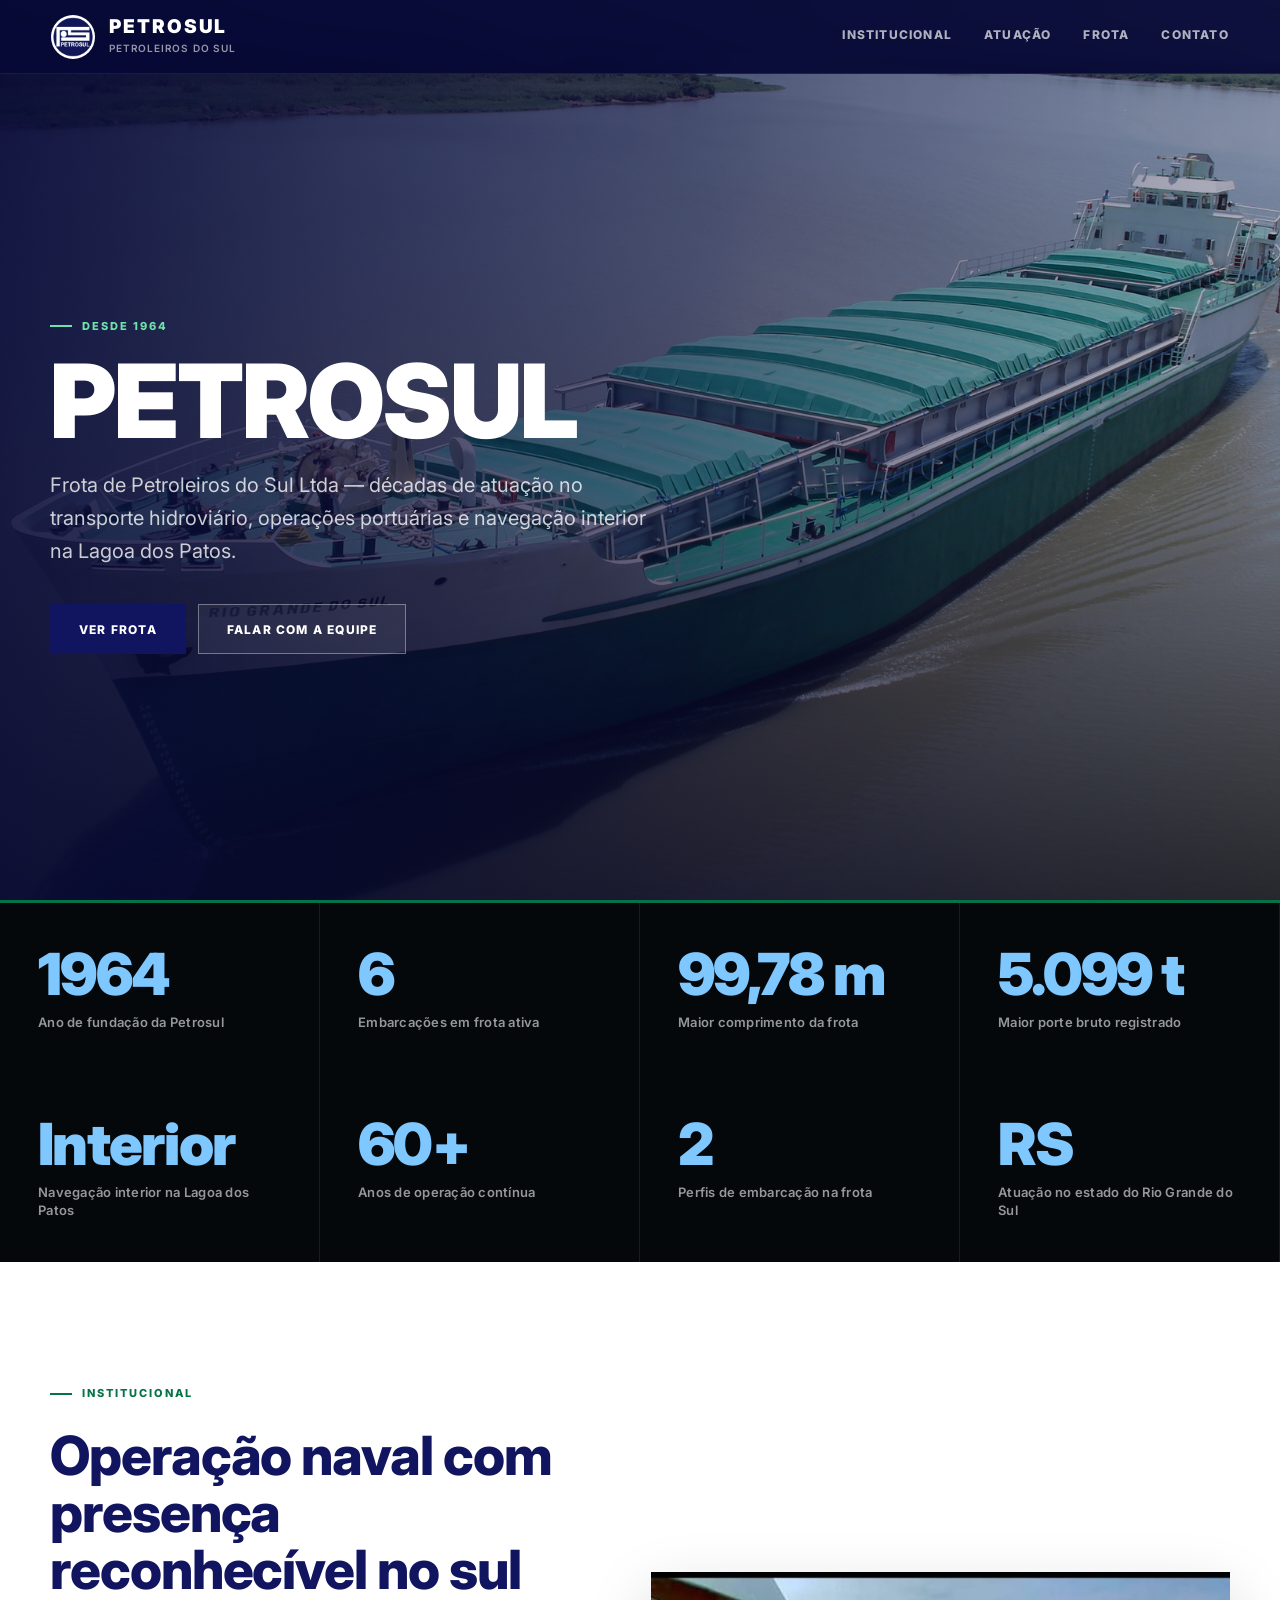
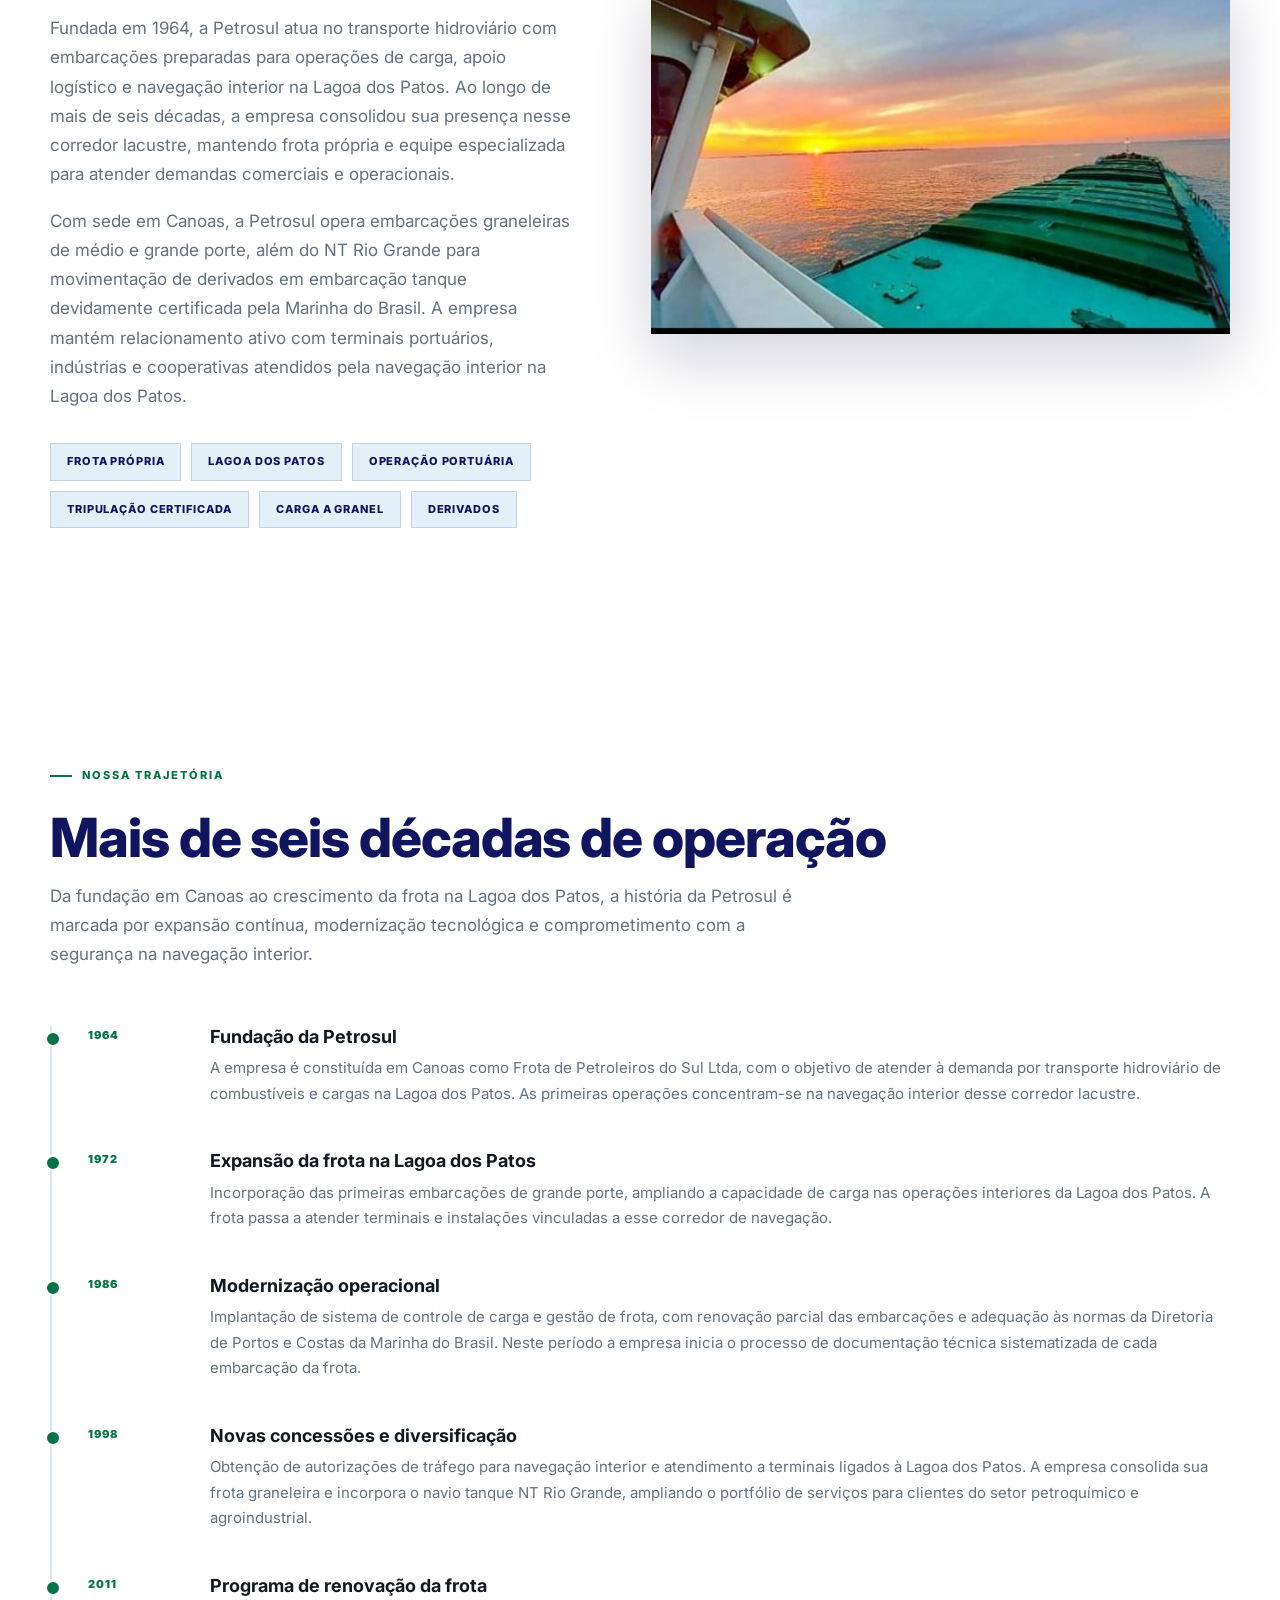
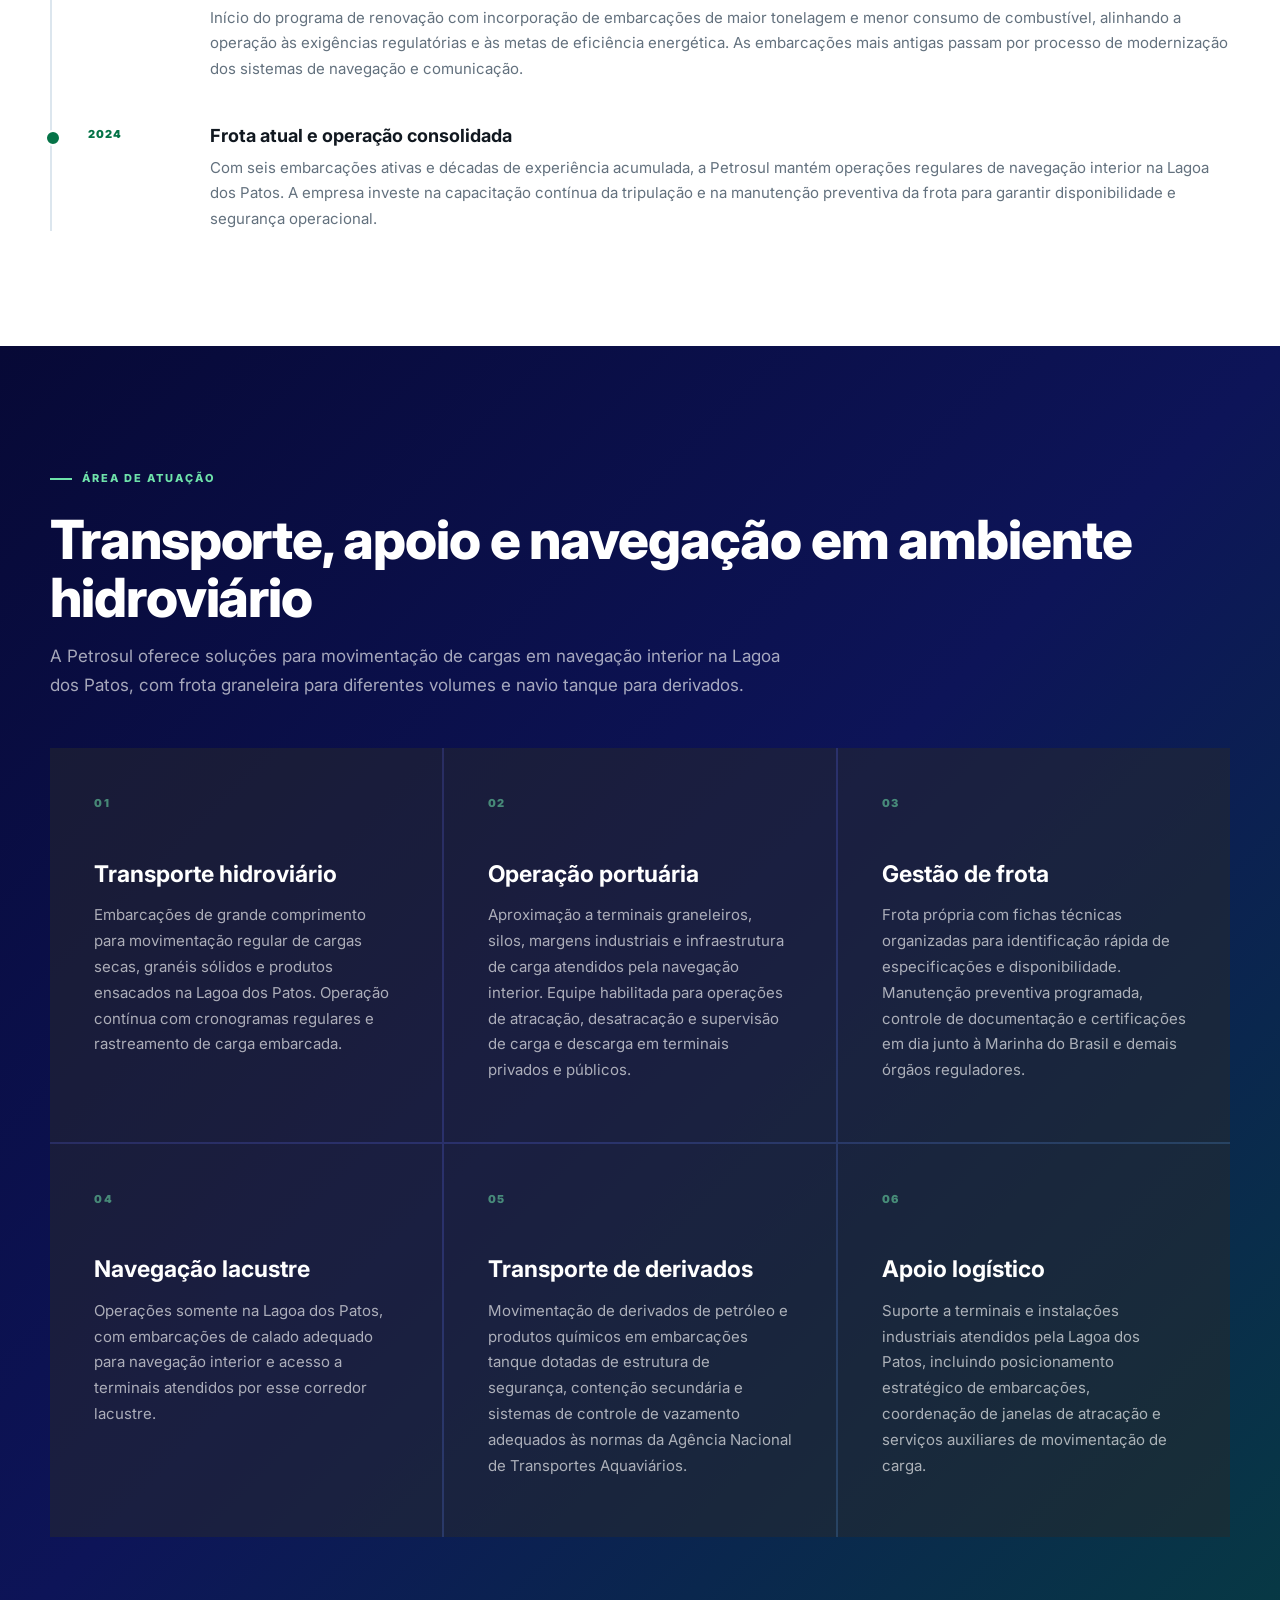
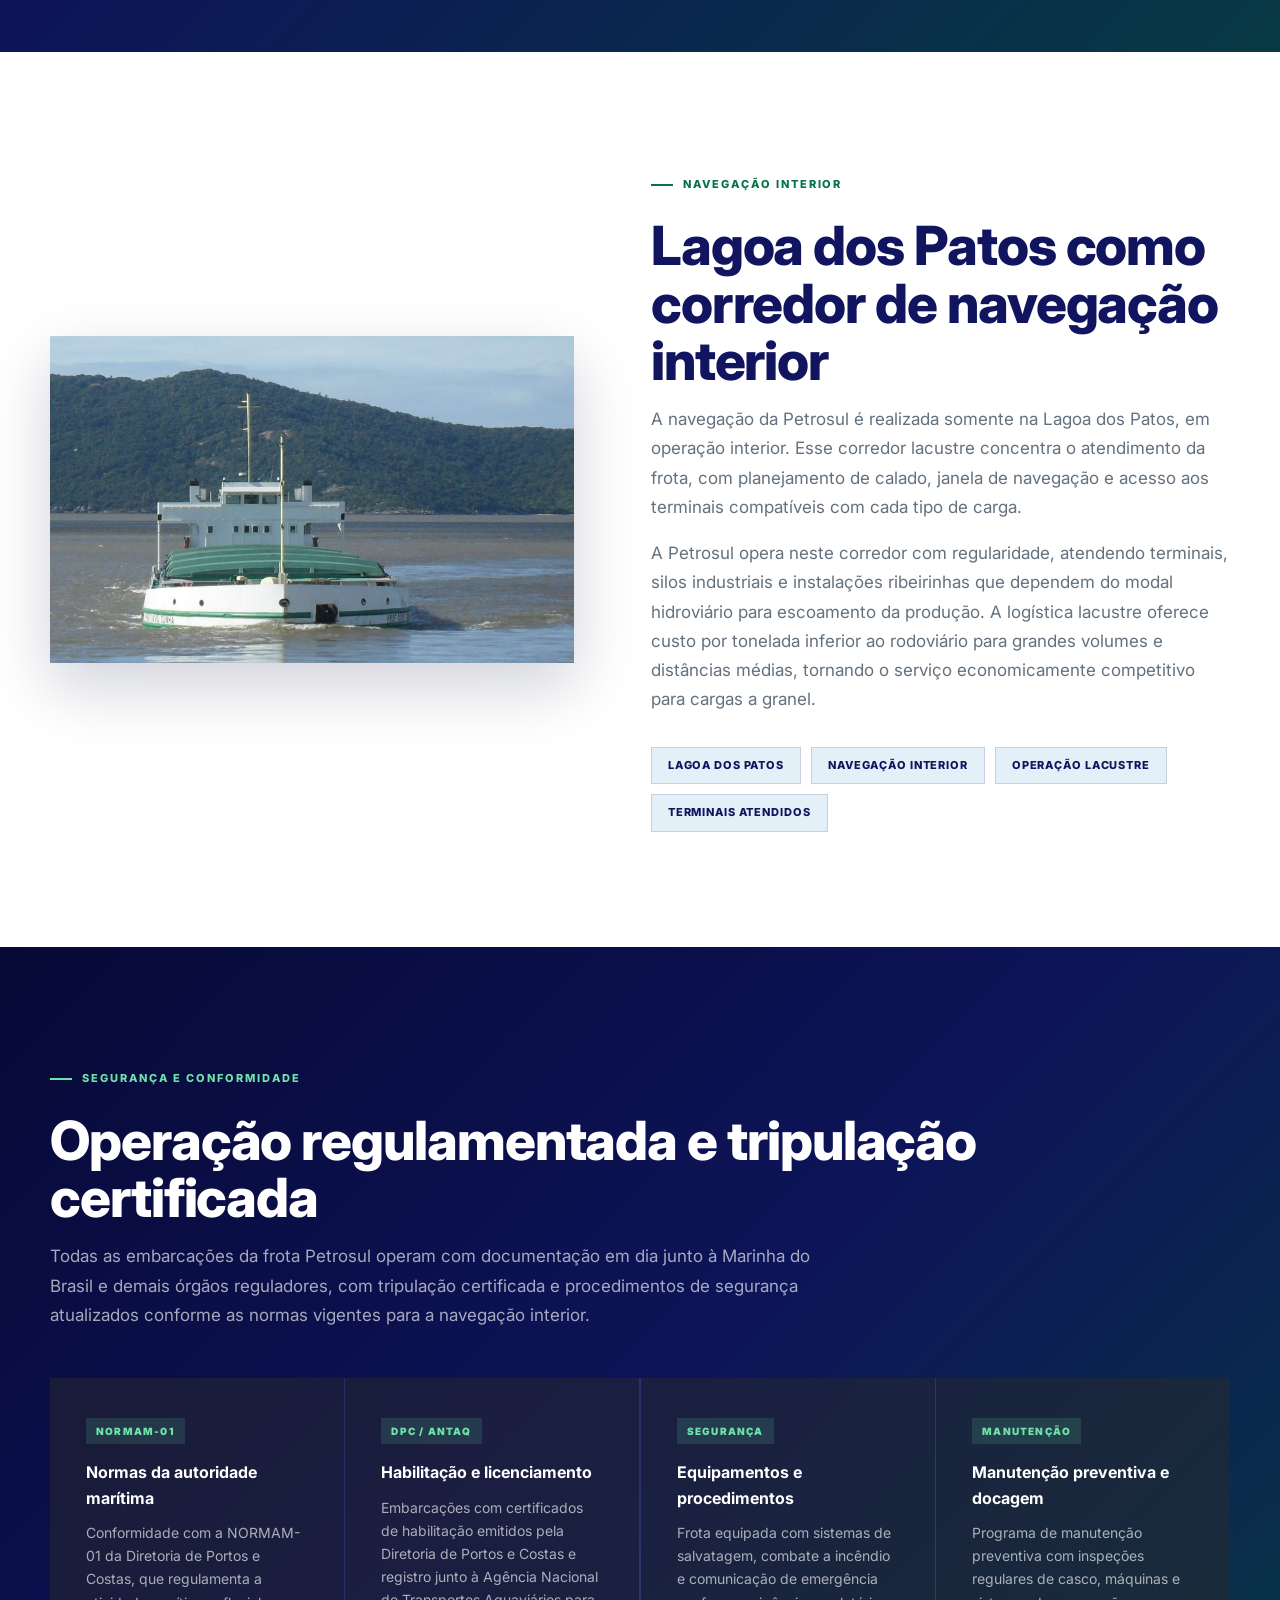
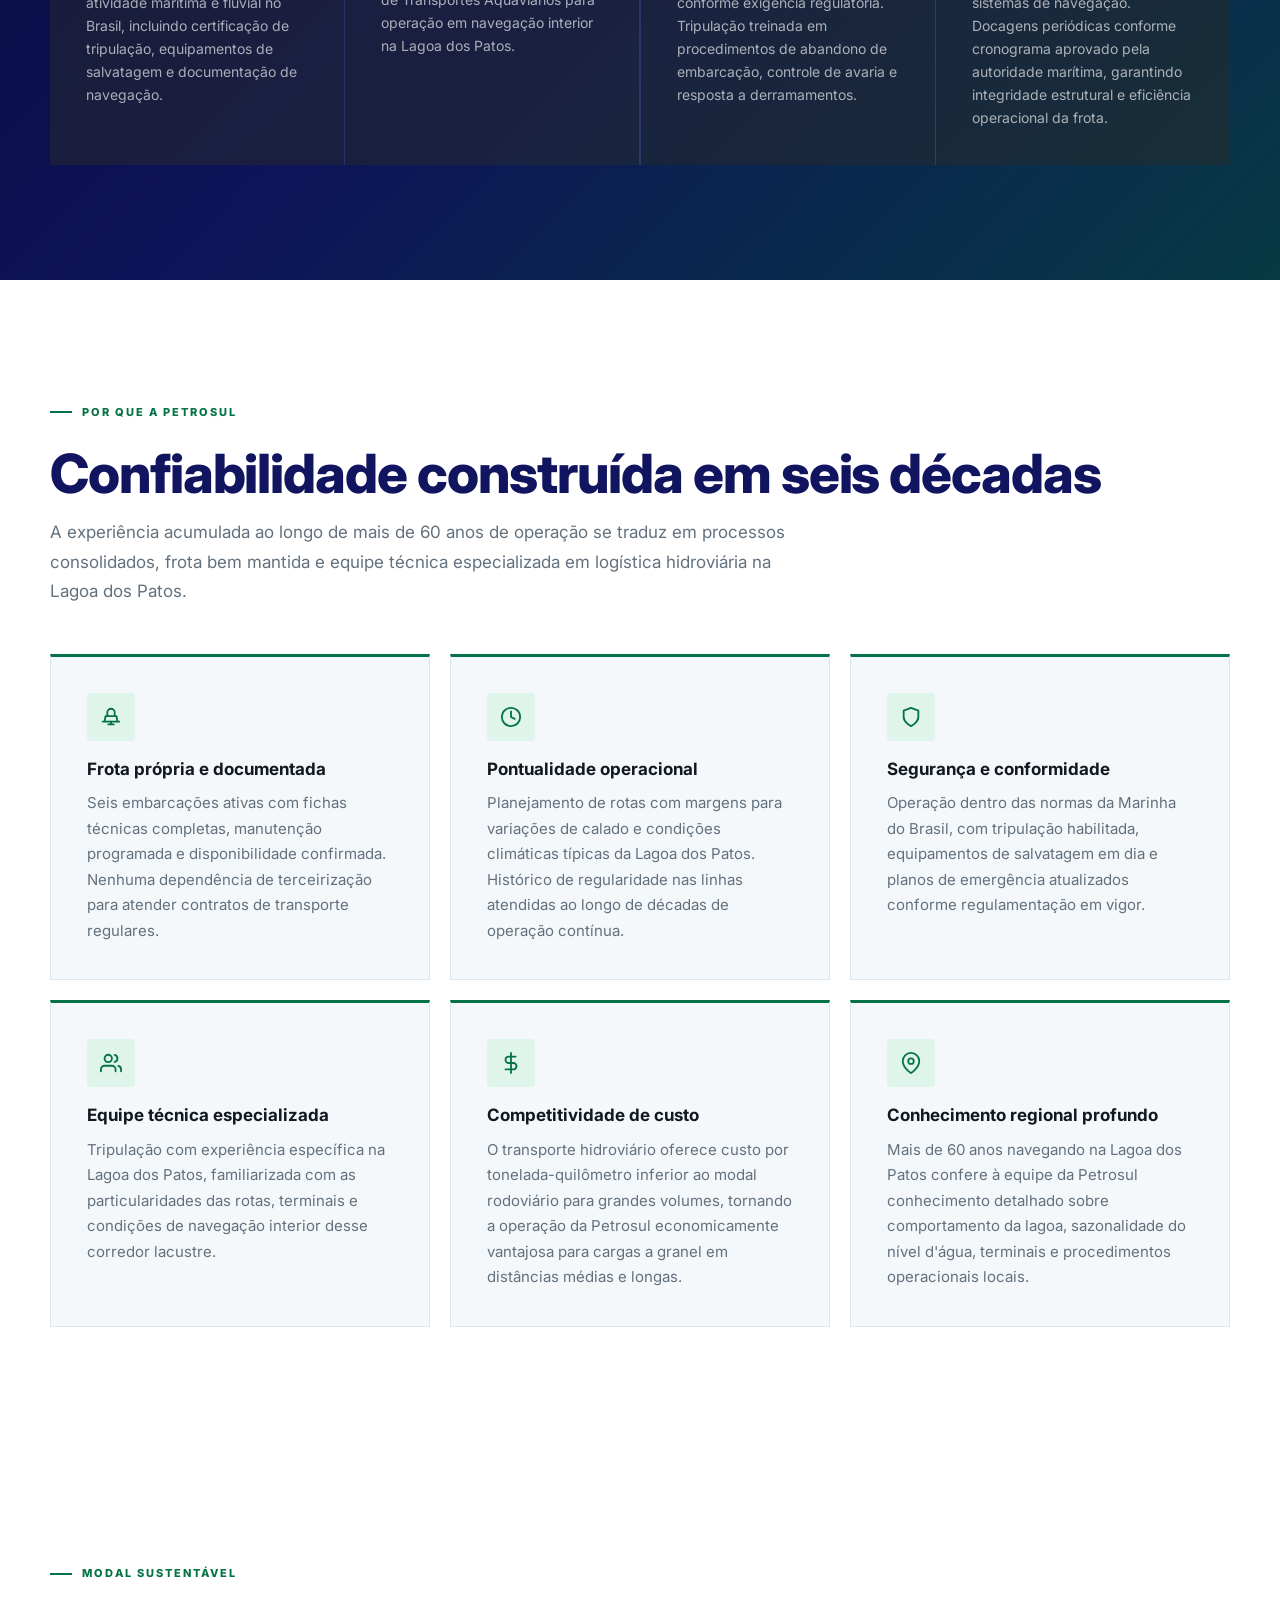
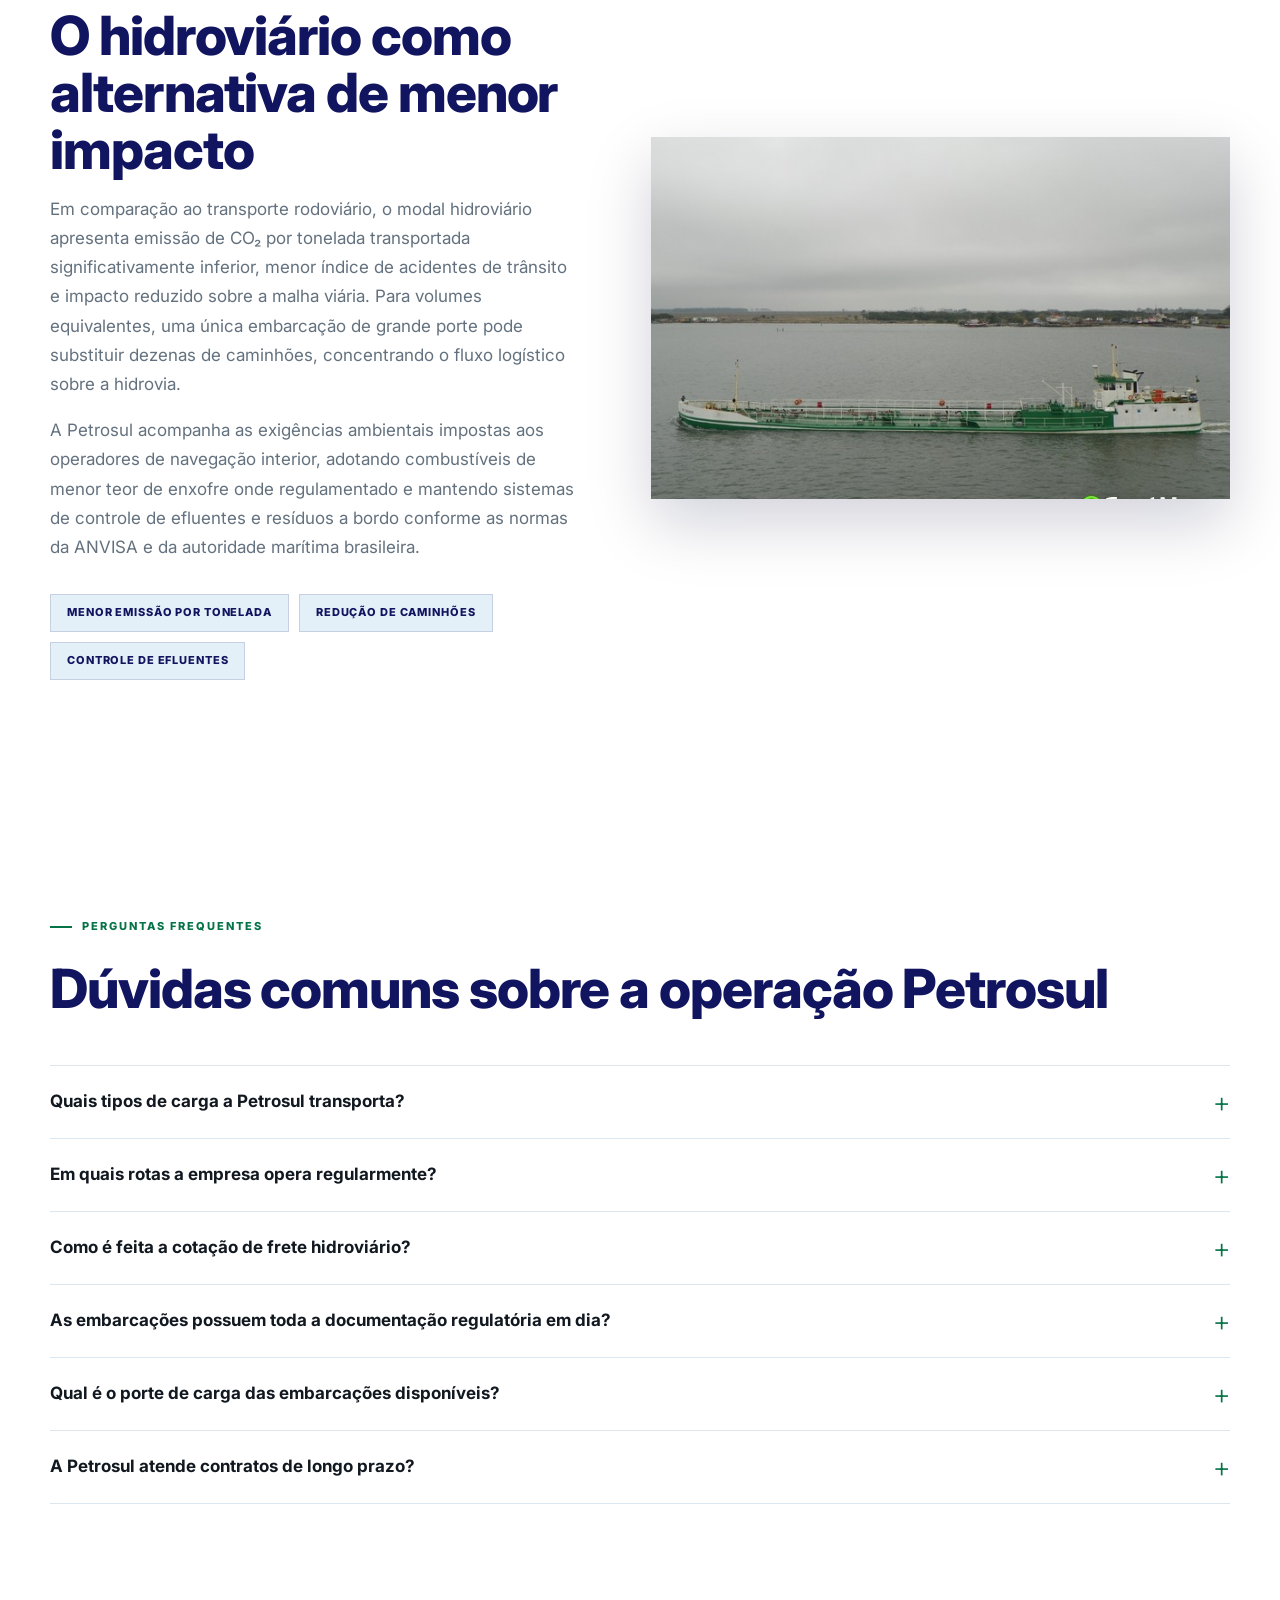
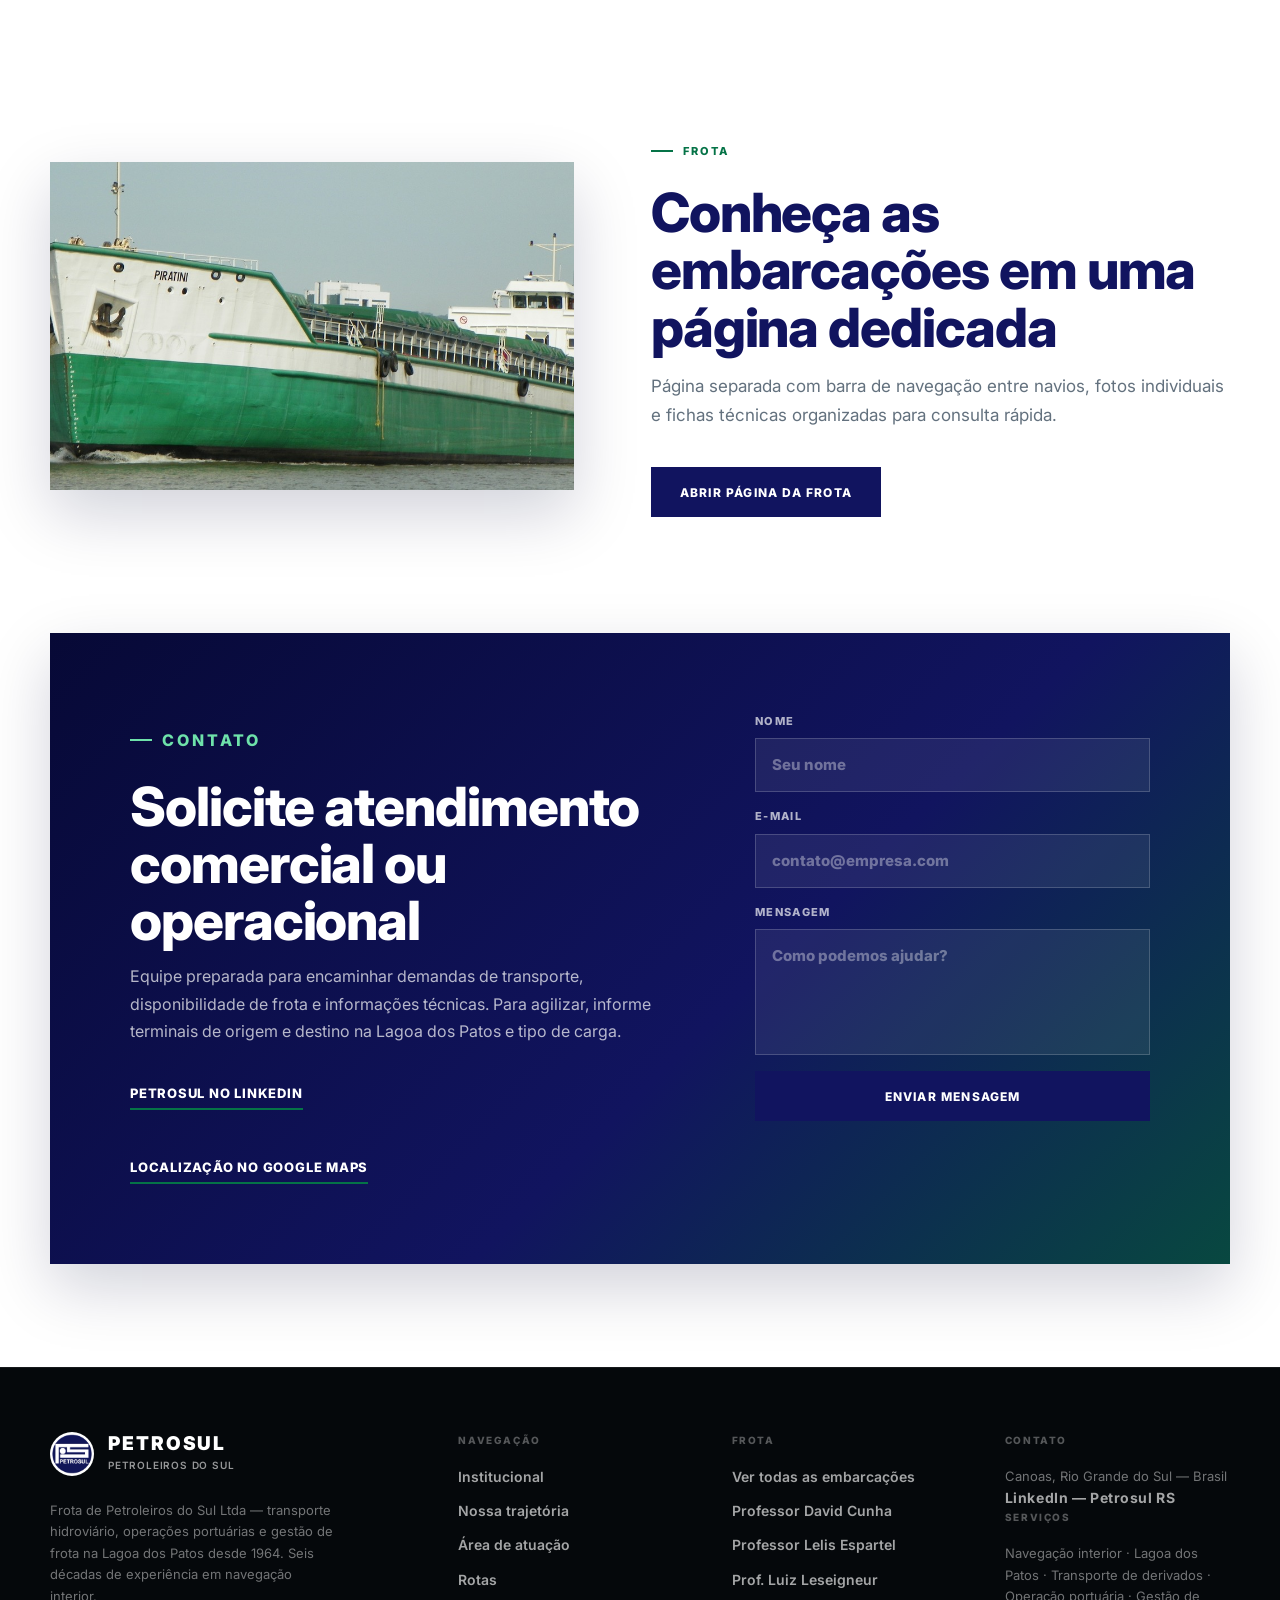
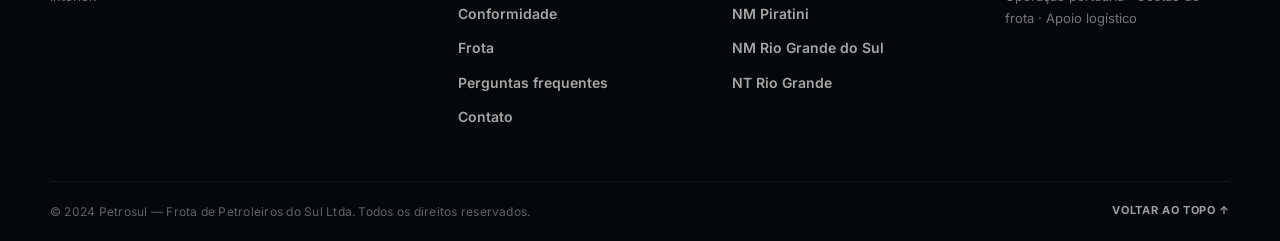
<file: index.html>
<!doctype html>
<html lang="pt-BR">
  <head>
    <meta charset="utf-8" />
    <meta name="viewport" content="width=device-width, initial-scale=1" />
    <title>PETROSUL</title>
    <link rel="icon" href="imagens/logo.jpeg" />
    <meta
      name="description"
      content="Petrosul — Frota de Petroleiros do Sul Ltda. Transporte hidroviário, operações portuárias e navegação interior na Lagoa dos Patos desde 1964."
    />
    <link rel="preconnect" href="https://fonts.googleapis.com" />
    <link rel="preconnect" href="https://fonts.gstatic.com" crossorigin />
    <link href="https://fonts.googleapis.com/css2?family=Inter:wght@400;600;700;800;900&display=swap" rel="stylesheet" />
    <link rel="stylesheet" href="css/style.css" />
  </head>
  <body>
    <header class="site-header" data-header>
      <a class="brand" href="index.html#inicio" aria-label="Petrosul - página inicial">
        <img class="brand-logo" src="imagens/logo.jpeg" alt="Petrosul" />
        <span>
          <strong>Petrosul</strong>
          <small>Petroleiros do Sul</small>
        </span>
      </a>

      <button class="menu-toggle" type="button" aria-label="Abrir menu" aria-expanded="false" data-menu-toggle>
        <span></span>
        <span></span>
        <span></span>
      </button>

      <nav class="main-nav" data-nav aria-label="Menu principal">
        <a href="index.html#institucional">Institucional</a>
        <a href="index.html#atuacao">Atuação</a>
        <a href="frota.html">Frota</a>
        <a href="index.html#contato">Contato</a>
      </nav>
    </header>

    <main id="inicio">
      <section class="hero" aria-label="Petrosul">
        <picture>
          <source srcset="imagens/navio3.jpeg" media="(min-width: 760px)" />
          <img src="imagens/fundo_telefone.png" alt="Navio Rio Grande do Sul navegando na Lagoa dos Patos" />
        </picture>
        <div class="hero-overlay"></div>
        <div class="hero-content">
          <p class="eyebrow">Desde 1964</p>
          <h1>Petrosul</h1>
          <p>
            Frota de Petroleiros do Sul Ltda — décadas de atuação no transporte
            hidroviário, operações portuárias e navegação interior na Lagoa dos Patos.
          </p>
          <div class="hero-actions" aria-label="Ações principais">
            <a class="btn btn-primary" href="frota.html">Ver frota</a>
            <a class="btn btn-secondary btn-desktop-only" href="#contato">Falar com a equipe</a>
          </div>
        </div>
      </section>

      <section class="stats-mobile" aria-label="Destaques">
        <div>
          <svg viewBox="0 0 24 24" fill="none" stroke="currentColor" stroke-width="1.6" stroke-linecap="round" stroke-linejoin="round" aria-hidden="true">
            <path d="M3 17h18M5 17l1-6h12l1 6M8 11V7a4 4 0 018 0v4"/>
            <path d="M12 17v3M9 20h6"/>
          </svg>
          <strong>+60</strong>
          <span>embarcações</span>
        </div>
        <div>
          <svg viewBox="0 0 24 24" fill="none" stroke="currentColor" stroke-width="1.6" stroke-linecap="round" stroke-linejoin="round" aria-hidden="true">
            <rect x="3" y="4" width="18" height="18" rx="2"/>
            <line x1="16" y1="2" x2="16" y2="6"/>
            <line x1="8" y1="2" x2="8" y2="6"/>
            <line x1="3" y1="10" x2="21" y2="10"/>
            <line x1="8" y1="14" x2="8" y2="14"/>
            <line x1="12" y1="14" x2="12" y2="14"/>
          </svg>
          <strong>60+ anos</strong>
          <span>de história</span>
        </div>
        <div>
          <svg viewBox="0 0 24 24" fill="none" stroke="currentColor" stroke-width="1.6" stroke-linecap="round" stroke-linejoin="round" aria-hidden="true">
            <path d="M12 2C8.13 2 5 5.13 5 9c0 5.25 7 13 7 13s7-7.75 7-13c0-3.87-3.13-7-7-7z"/>
            <circle cx="12" cy="9" r="2.5"/>
          </svg>
          <strong>Lagoa dos Patos</strong>
          <span>navegação interior</span>
        </div>
      </section>

      <section class="metrics" aria-label="Indicadores">
        <div>
          <strong>1964</strong>
          <span>Ano de fundação da Petrosul</span>
        </div>
        <div>
          <strong>6</strong>
          <span>Embarcações em frota ativa</span>
        </div>
        <div>
          <strong>99,78 m</strong>
          <span>Maior comprimento da frota</span>
        </div>
        <div>
          <strong>5.099 t</strong>
          <span>Maior porte bruto registrado</span>
        </div>
        <div>
          <strong>Interior</strong>
          <span>Navegação interior na Lagoa dos Patos</span>
        </div>
        <div>
          <strong>60+</strong>
          <span>Anos de operação contínua</span>
        </div>
        <div>
          <strong>2</strong>
          <span>Perfis de embarcação na frota</span>
        </div>
        <div>
          <strong>RS</strong>
          <span>Atuação no estado do Rio Grande do Sul</span>
        </div>
      </section>

      <section class="section split" id="institucional">
        <div class="section-copy">
          <p class="eyebrow">Institucional</p>
          <h2>Operação naval com presença reconhecível no sul</h2>
          <p>
            Fundada em 1964, a Petrosul atua no transporte hidroviário com embarcações
            preparadas para operações de carga, apoio logístico e navegação interior
            na Lagoa dos Patos. Ao longo de mais de seis décadas, a empresa consolidou
            sua presença nesse corredor lacustre, mantendo frota própria
            e equipe especializada para atender demandas comerciais e operacionais.
          </p>
          <p>
            Com sede em Canoas, a Petrosul opera embarcações graneleiras
            de médio e grande porte, além do NT Rio Grande para movimentação
            de derivados em embarcação tanque devidamente certificada
            pela Marinha do Brasil. A empresa mantém relacionamento ativo com terminais
            portuários, indústrias e cooperativas atendidos pela navegação interior
            na Lagoa dos Patos.
          </p>
          <div class="pill-row" aria-label="Diferenciais">
            <span>Frota própria</span>
            <span>Lagoa dos Patos</span>
            <span>Operação portuária</span>
            <span>Tripulação certificada</span>
            <span>Carga a granel</span>
            <span>Derivados</span>
          </div>
        </div>
        <figure class="image-panel">
          <img src="imagens/navio2.jpeg" alt="Convés de embarcação ao pôr do sol" />
        </figure>
      </section>

      <section class="section" id="historia">
        <div class="section-heading">
          <p class="eyebrow">Nossa trajetória</p>
          <h2>Mais de seis décadas de operação</h2>
          <p>Da fundação em Canoas ao crescimento da frota na Lagoa dos Patos, a história da Petrosul é marcada por expansão contínua, modernização tecnológica e comprometimento com a segurança na navegação interior.</p>
        </div>
        <div class="timeline">
          <div class="timeline-item">
            <span class="timeline-year">1964</span>
            <div>
              <h4>Fundação da Petrosul</h4>
              <p>A empresa é constituída em Canoas como Frota de Petroleiros do Sul Ltda, com o objetivo de atender à demanda por transporte hidroviário de combustíveis e cargas na Lagoa dos Patos. As primeiras operações concentram-se na navegação interior desse corredor lacustre.</p>
            </div>
          </div>
          <div class="timeline-item">
            <span class="timeline-year">1972</span>
            <div>
              <h4>Expansão da frota na Lagoa dos Patos</h4>
              <p>Incorporação das primeiras embarcações de grande porte, ampliando a capacidade de carga nas operações interiores da Lagoa dos Patos. A frota passa a atender terminais e instalações vinculadas a esse corredor de navegação.</p>
            </div>
          </div>
          <div class="timeline-item">
            <span class="timeline-year">1986</span>
            <div>
              <h4>Modernização operacional</h4>
              <p>Implantação de sistema de controle de carga e gestão de frota, com renovação parcial das embarcações e adequação às normas da Diretoria de Portos e Costas da Marinha do Brasil. Neste período a empresa inicia o processo de documentação técnica sistematizada de cada embarcação da frota.</p>
            </div>
          </div>
          <div class="timeline-item">
            <span class="timeline-year">1998</span>
            <div>
              <h4>Novas concessões e diversificação</h4>
              <p>Obtenção de autorizações de tráfego para navegação interior e atendimento a terminais ligados à Lagoa dos Patos. A empresa consolida sua frota graneleira e incorpora o navio tanque NT Rio Grande, ampliando o portfólio de serviços para clientes do setor petroquímico e agroindustrial.</p>
            </div>
          </div>
          <div class="timeline-item">
            <span class="timeline-year">2011</span>
            <div>
              <h4>Programa de renovação da frota</h4>
              <p>Início do programa de renovação com incorporação de embarcações de maior tonelagem e menor consumo de combustível, alinhando a operação às exigências regulatórias e às metas de eficiência energética. As embarcações mais antigas passam por processo de modernização dos sistemas de navegação e comunicação.</p>
            </div>
          </div>
          <div class="timeline-item">
            <span class="timeline-year">2024</span>
            <div>
              <h4>Frota atual e operação consolidada</h4>
              <p>Com seis embarcações ativas e décadas de experiência acumulada, a Petrosul mantém operações regulares de navegação interior na Lagoa dos Patos. A empresa investe na capacitação contínua da tripulação e na manutenção preventiva da frota para garantir disponibilidade e segurança operacional.</p>
            </div>
          </div>
        </div>
      </section>

      <section class="section dark-band" id="atuacao">
        <div class="section-heading">
          <p class="eyebrow">Área de atuação</p>
          <h2>Transporte, apoio e navegação em ambiente hidroviário</h2>
          <p>A Petrosul oferece soluções para movimentação de cargas em navegação interior na Lagoa dos Patos, com frota graneleira para diferentes volumes e navio tanque para derivados.</p>
        </div>
        <div class="service-grid">
          <article>
            <span class="service-index">01</span>
            <h3>Transporte hidroviário</h3>
            <p>Embarcações de grande comprimento para movimentação regular de cargas secas, granéis sólidos e produtos ensacados na Lagoa dos Patos. Operação contínua com cronogramas regulares e rastreamento de carga embarcada.</p>
          </article>
          <article>
            <span class="service-index">02</span>
            <h3>Operação portuária</h3>
            <p>Aproximação a terminais graneleiros, silos, margens industriais e infraestrutura de carga atendidos pela navegação interior. Equipe habilitada para operações de atracação, desatracação e supervisão de carga e descarga em terminais privados e públicos.</p>
          </article>
          <article>
            <span class="service-index">03</span>
            <h3>Gestão de frota</h3>
            <p>Frota própria com fichas técnicas organizadas para identificação rápida de especificações e disponibilidade. Manutenção preventiva programada, controle de documentação e certificações em dia junto à Marinha do Brasil e demais órgãos reguladores.</p>
          </article>
          <article>
            <span class="service-index">04</span>
            <h3>Navegação lacustre</h3>
            <p>Operações somente na Lagoa dos Patos, com embarcações de calado adequado para navegação interior e acesso a terminais atendidos por esse corredor lacustre.</p>
          </article>
          <article>
            <span class="service-index">05</span>
            <h3>Transporte de derivados</h3>
            <p>Movimentação de derivados de petróleo e produtos químicos em embarcações tanque dotadas de estrutura de segurança, contenção secundária e sistemas de controle de vazamento adequados às normas da Agência Nacional de Transportes Aquaviários.</p>
          </article>
          <article>
            <span class="service-index">06</span>
            <h3>Apoio logístico</h3>
            <p>Suporte a terminais e instalações industriais atendidos pela Lagoa dos Patos, incluindo posicionamento estratégico de embarcações, coordenação de janelas de atracação e serviços auxiliares de movimentação de carga.</p>
          </article>
        </div>
      </section>

      <section class="section split" id="rotas">
        <figure class="image-panel">
          <img src="imagens/navio1.jpeg" alt="Embarcação Petrosul em navegação interior na Lagoa dos Patos" />
        </figure>
        <div class="section-copy">
          <p class="eyebrow">Navegação interior</p>
          <h2>Lagoa dos Patos como corredor de navegação interior</h2>
          <p>
            A navegação da Petrosul é realizada somente na Lagoa dos Patos, em operação interior.
            Esse corredor lacustre concentra o atendimento da frota, com planejamento de calado,
            janela de navegação e acesso aos terminais compatíveis com cada tipo de carga.
          </p>
          <p>
            A Petrosul opera neste corredor com regularidade, atendendo terminais,
            silos industriais e instalações ribeirinhas que dependem do modal hidroviário para
            escoamento da produção. A logística lacustre oferece custo por tonelada inferior
            ao rodoviário para grandes volumes e distâncias médias, tornando o serviço
            economicamente competitivo para cargas a granel.
          </p>
          <div class="pill-row">
            <span>Lagoa dos Patos</span>
            <span>Navegação interior</span>
            <span>Operação lacustre</span>
            <span>Terminais atendidos</span>
          </div>
        </div>
      </section>

      <section class="section dark-band" id="conformidade">
        <div class="section-heading">
          <p class="eyebrow">Segurança e conformidade</p>
          <h2>Operação regulamentada e tripulação certificada</h2>
          <p>Todas as embarcações da frota Petrosul operam com documentação em dia junto à Marinha do Brasil e demais órgãos reguladores, com tripulação certificada e procedimentos de segurança atualizados conforme as normas vigentes para a navegação interior.</p>
        </div>
        <div class="cert-grid">
          <article>
            <span class="cert-badge">NORMAM-01</span>
            <h4>Normas da autoridade marítima</h4>
            <p>Conformidade com a NORMAM-01 da Diretoria de Portos e Costas, que regulamenta a atividade marítima e fluvial no Brasil, incluindo certificação de tripulação, equipamentos de salvatagem e documentação de navegação.</p>
          </article>
          <article>
            <span class="cert-badge">DPC / ANTAQ</span>
            <h4>Habilitação e licenciamento</h4>
            <p>Embarcações com certificados de habilitação emitidos pela Diretoria de Portos e Costas e registro junto à Agência Nacional de Transportes Aquaviários para operação em navegação interior na Lagoa dos Patos.</p>
          </article>
          <article>
            <span class="cert-badge">Segurança</span>
            <h4>Equipamentos e procedimentos</h4>
            <p>Frota equipada com sistemas de salvatagem, combate a incêndio e comunicação de emergência conforme exigência regulatória. Tripulação treinada em procedimentos de abandono de embarcação, controle de avaria e resposta a derramamentos.</p>
          </article>
          <article>
            <span class="cert-badge">Manutenção</span>
            <h4>Manutenção preventiva e docagem</h4>
            <p>Programa de manutenção preventiva com inspeções regulares de casco, máquinas e sistemas de navegação. Docagens periódicas conforme cronograma aprovado pela autoridade marítima, garantindo integridade estrutural e eficiência operacional da frota.</p>
          </article>
        </div>
      </section>

      <section class="section" id="diferenciais">
        <div class="section-heading">
          <p class="eyebrow">Por que a Petrosul</p>
          <h2>Confiabilidade construída em seis décadas</h2>
          <p>A experiência acumulada ao longo de mais de 60 anos de operação se traduz em processos consolidados, frota bem mantida e equipe técnica especializada em logística hidroviária na Lagoa dos Patos.</p>
        </div>
        <div class="feature-grid">
          <div class="feature-card">
            <div class="feature-icon" aria-hidden="true">
              <svg viewBox="0 0 24 24" fill="none" stroke="currentColor" stroke-width="2" stroke-linecap="round" stroke-linejoin="round"><path d="M3 17h18M5 17l1-6h12l1 6M8 11V7a4 4 0 018 0v4"/><path d="M12 17v3M9 20h6"/></svg>
            </div>
            <h4>Frota própria e documentada</h4>
            <p>Seis embarcações ativas com fichas técnicas completas, manutenção programada e disponibilidade confirmada. Nenhuma dependência de terceirização para atender contratos de transporte regulares.</p>
          </div>
          <div class="feature-card">
            <div class="feature-icon" aria-hidden="true">
              <svg viewBox="0 0 24 24" fill="none" stroke="currentColor" stroke-width="2" stroke-linecap="round" stroke-linejoin="round"><circle cx="12" cy="12" r="10"/><polyline points="12 6 12 12 16 14"/></svg>
            </div>
            <h4>Pontualidade operacional</h4>
            <p>Planejamento de rotas com margens para variações de calado e condições climáticas típicas da Lagoa dos Patos. Histórico de regularidade nas linhas atendidas ao longo de décadas de operação contínua.</p>
          </div>
          <div class="feature-card">
            <div class="feature-icon" aria-hidden="true">
              <svg viewBox="0 0 24 24" fill="none" stroke="currentColor" stroke-width="2" stroke-linecap="round" stroke-linejoin="round"><path d="M12 22s8-4 8-10V5l-8-3-8 3v7c0 6 8 10 8 10z"/></svg>
            </div>
            <h4>Segurança e conformidade</h4>
            <p>Operação dentro das normas da Marinha do Brasil, com tripulação habilitada, equipamentos de salvatagem em dia e planos de emergência atualizados conforme regulamentação em vigor.</p>
          </div>
          <div class="feature-card">
            <div class="feature-icon" aria-hidden="true">
              <svg viewBox="0 0 24 24" fill="none" stroke="currentColor" stroke-width="2" stroke-linecap="round" stroke-linejoin="round"><path d="M17 21v-2a4 4 0 00-4-4H5a4 4 0 00-4 4v2"/><circle cx="9" cy="7" r="4"/><path d="M23 21v-2a4 4 0 00-3-3.87M16 3.13a4 4 0 010 7.75"/></svg>
            </div>
            <h4>Equipe técnica especializada</h4>
            <p>Tripulação com experiência específica na Lagoa dos Patos, familiarizada com as particularidades das rotas, terminais e condições de navegação interior desse corredor lacustre.</p>
          </div>
          <div class="feature-card">
            <div class="feature-icon" aria-hidden="true">
              <svg viewBox="0 0 24 24" fill="none" stroke="currentColor" stroke-width="2" stroke-linecap="round" stroke-linejoin="round"><line x1="12" y1="1" x2="12" y2="23"/><path d="M17 5H9.5a3.5 3.5 0 000 7h5a3.5 3.5 0 010 7H6"/></svg>
            </div>
            <h4>Competitividade de custo</h4>
            <p>O transporte hidroviário oferece custo por tonelada-quilômetro inferior ao modal rodoviário para grandes volumes, tornando a operação da Petrosul economicamente vantajosa para cargas a granel em distâncias médias e longas.</p>
          </div>
          <div class="feature-card">
            <div class="feature-icon" aria-hidden="true">
              <svg viewBox="0 0 24 24" fill="none" stroke="currentColor" stroke-width="2" stroke-linecap="round" stroke-linejoin="round"><path d="M21 10c0 7-9 13-9 13s-9-6-9-13a9 9 0 0118 0z"/><circle cx="12" cy="10" r="3"/></svg>
            </div>
            <h4>Conhecimento regional profundo</h4>
            <p>Mais de 60 anos navegando na Lagoa dos Patos confere à equipe da Petrosul conhecimento detalhado sobre comportamento da lagoa, sazonalidade do nível d'água, terminais e procedimentos operacionais locais.</p>
          </div>
        </div>
      </section>

      <section class="section split" id="ambiental">
        <div class="section-copy">
          <p class="eyebrow">Modal sustentável</p>
          <h2>O hidroviário como alternativa de menor impacto</h2>
          <p>
            Em comparação ao transporte rodoviário, o modal hidroviário apresenta emissão de CO₂
            por tonelada transportada significativamente inferior, menor índice de acidentes de
            trânsito e impacto reduzido sobre a malha viária. Para volumes equivalentes,
            uma única embarcação de grande porte pode substituir dezenas de caminhões,
            concentrando o fluxo logístico sobre a hidrovia.
          </p>
          <p>
            A Petrosul acompanha as exigências ambientais impostas aos operadores de navegação
            interior, adotando combustíveis de menor teor de enxofre onde regulamentado e
            mantendo sistemas de controle de efluentes e resíduos a bordo conforme as normas
            da ANVISA e da autoridade marítima brasileira.
          </p>
          <div class="pill-row">
            <span>Menor emissão por tonelada</span>
            <span>Redução de caminhões</span>
            <span>Controle de efluentes</span>
          </div>
        </div>
        <figure class="image-panel">
          <img src="imagens/navio8.jpeg" alt="Embarcação tanque Petrosul em operação" />
        </figure>
      </section>

      <section class="section" id="faq">
        <div class="section-heading compact">
          <p class="eyebrow">Perguntas frequentes</p>
          <h2>Dúvidas comuns sobre a operação Petrosul</h2>
        </div>
        <div class="faq-list">
          <details class="faq-item">
            <summary>Quais tipos de carga a Petrosul transporta?</summary>
            <div class="faq-body">
              <p>A Petrosul opera principalmente no transporte de cargas a granel, como grãos, farelo e fertilizantes. Com exceção do NT Rio Grande, que é navio tanque para derivados e cargas líquidas compatíveis, as demais embarcações da frota são graneleiras.</p>
              <p>Para informações sobre disponibilidade e adequação da frota à sua necessidade específica, entre em contato com nossa equipe comercial.</p>
            </div>
          </details>
          <details class="faq-item">
            <summary>Em quais rotas a empresa opera regularmente?</summary>
            <div class="faq-body">
              <p>As operações da Petrosul são realizadas somente na Lagoa dos Patos, em navegação interior. As origens e destinos são definidos conforme a disponibilidade dos terminais atendidos por esse corredor lacustre.</p>
            </div>
          </details>
          <details class="faq-item">
            <summary>Como é feita a cotação de frete hidroviário?</summary>
            <div class="faq-body">
              <p>A cotação leva em consideração o tipo e volume da carga, a origem e destino da operação, o prazo de disponibilidade e as condições de acesso ao terminal de embarque e desembarque. Para receber uma proposta, entre em contato através do formulário nesta página ou via LinkedIn com as informações da carga e dos terminais na Lagoa dos Patos. Nossa equipe retorna no prazo de até dois dias úteis.</p>
            </div>
          </details>
          <details class="faq-item">
            <summary>As embarcações possuem toda a documentação regulatória em dia?</summary>
            <div class="faq-body">
              <p>Sim. Todas as embarcações da frota Petrosul possuem certificados e documentação emitidos e atualizados junto à Diretoria de Portos e Costas da Marinha do Brasil e à Agência Nacional de Transportes Aquaviários (ANTAQ). A tripulação conta com habilitações exigidas pela autoridade marítima para cada tipo de embarcação e operação interior. Docagens e inspeções periódicas são realizadas conforme cronograma aprovado.</p>
            </div>
          </details>
          <details class="faq-item">
            <summary>Qual é o porte de carga das embarcações disponíveis?</summary>
            <div class="faq-body">
              <p>A frota ativa inclui embarcações com porte bruto entre 1.370 t e 5.099 t, com comprimentos entre 57,71 m e 99,78 m. Para cargas que exigem uma embarcação específica, consulte a <a href="frota.html" style="color: var(--green); font-weight: 700;">página da frota</a> para verificar as fichas técnicas individuais com comprimento, boca, pontal e tonelagem de cada navio.</p>
            </div>
          </details>
          <details class="faq-item">
            <summary>A Petrosul atende contratos de longo prazo?</summary>
            <div class="faq-body">
              <p>Sim. A empresa possui experiência em contratos de transporte de longo prazo com empresas dos setores agroindustrial, petroquímico e de mineração. Contratos regulares permitem planejamento operacional com maior antecedência, reduzindo custos de mobilização e garantindo disponibilidade de embarcação adequada nas janelas programadas. Entre em contato para discutir condições específicas.</p>
            </div>
          </details>
        </div>
      </section>

      <section class="section split fleet-callout" id="frota">
        <figure class="image-panel">
          <img src="imagens/navio4.jpeg" alt="Navio NM Piratini navegando" />
        </figure>
        <div class="section-copy">
          <p class="eyebrow">Frota</p>
          <h2>Conheça as embarcações em uma página dedicada</h2>
          <p>
            Página separada com barra de navegação entre navios, fotos individuais
            e fichas técnicas organizadas para consulta rápida.
          </p>
          <a class="btn btn-primary" href="frota.html">Abrir página da frota</a>
        </div>
      </section>

      <section class="contact-section" id="contato">
        <div>
          <p class="eyebrow">Contato</p>
          <h2>Solicite atendimento comercial ou operacional</h2>
          <p>Equipe preparada para encaminhar demandas de transporte, disponibilidade de frota e informações técnicas. Para agilizar, informe terminais de origem e destino na Lagoa dos Patos e tipo de carga.</p>
          <a class="text-link" href="https://br.linkedin.com/company/petrosul-rs" target="_blank" rel="noopener noreferrer">
            Petrosul no LinkedIn
          </a>
          <br /><br />
          <a class="text-link" href="https://maps.app.goo.gl/976eCyWjc87cJEuS9" target="_blank" rel="noopener noreferrer">
            Localização no Google Maps
          </a>
        </div>
        <form class="contact-form" aria-label="Formulário de contato">
          <label>
            Nome
            <input type="text" name="nome" autocomplete="name" placeholder="Seu nome" />
          </label>
          <label>
            E-mail
            <input type="email" name="email" autocomplete="email" placeholder="contato@empresa.com" />
          </label>
          <label>
            Mensagem
            <textarea name="mensagem" rows="4" placeholder="Como podemos ajudar?"></textarea>
          </label>
          <button class="btn btn-primary" type="submit">Enviar mensagem</button>
        </form>
      </section>
    </main>

    <footer class="site-footer">
      <div class="footer-inner">
        <div class="footer-col footer-brand">
          <a class="brand footer-brand-link" href="index.html#inicio" aria-label="Petrosul">
            <img class="brand-logo" src="imagens/logo.jpeg" alt="Petrosul" />
            <span>
              <strong>Petrosul</strong>
              <small>Petroleiros do Sul</small>
            </span>
          </a>
          <p class="footer-desc">Frota de Petroleiros do Sul Ltda — transporte hidroviário, operações portuárias e gestão de frota na Lagoa dos Patos desde 1964. Seis décadas de experiência em navegação interior.</p>
        </div>
        <div class="footer-col">
          <h4>Navegação</h4>
          <nav aria-label="Links do rodapé">
            <a href="index.html#institucional">Institucional</a>
            <a href="index.html#historia">Nossa trajetória</a>
            <a href="index.html#atuacao">Área de atuação</a>
            <a href="index.html#rotas">Rotas</a>
            <a href="index.html#conformidade">Conformidade</a>
            <a href="frota.html">Frota</a>
            <a href="index.html#faq">Perguntas frequentes</a>
            <a href="index.html#contato">Contato</a>
          </nav>
        </div>
        <div class="footer-col">
          <h4>Frota</h4>
          <nav aria-label="Links da frota">
            <a href="frota.html">Ver todas as embarcações</a>
            <a href="frota.html#frota">Professor David Cunha</a>
            <a href="frota.html#frota">Professor Lelis Espartel</a>
            <a href="frota.html#frota">Prof. Luiz Leseigneur</a>
            <a href="frota.html#frota">NM Piratini</a>
            <a href="frota.html#frota">NM Rio Grande do Sul</a>
            <a href="frota.html#frota">NT Rio Grande</a>
          </nav>
        </div>
        <div class="footer-col">
          <h4>Contato</h4>
          <p class="footer-desc">Canoas, Rio Grande do Sul — Brasil</p>
          <a class="footer-social" href="https://br.linkedin.com/company/petrosul-rs" target="_blank" rel="noopener noreferrer">
            LinkedIn — Petrosul RS
          </a>
          <h4 class="footer-col-gap">Serviços</h4>
          <p class="footer-desc footer-services">
            Navegação interior &middot; Lagoa dos Patos &middot; Transporte de derivados &middot; Operação portuária &middot; Gestão de frota &middot; Apoio logístico
          </p>
        </div>
      </div>
      <div class="footer-bottom">
        <span>&copy; 2024 Petrosul &mdash; Frota de Petroleiros do Sul Ltda. Todos os direitos reservados.</span>
        <a href="#inicio">Voltar ao topo &uarr;</a>
      </div>
    </footer>

    <script src="js/main.js?v=5"></script>
  </body>
</html>
</file>
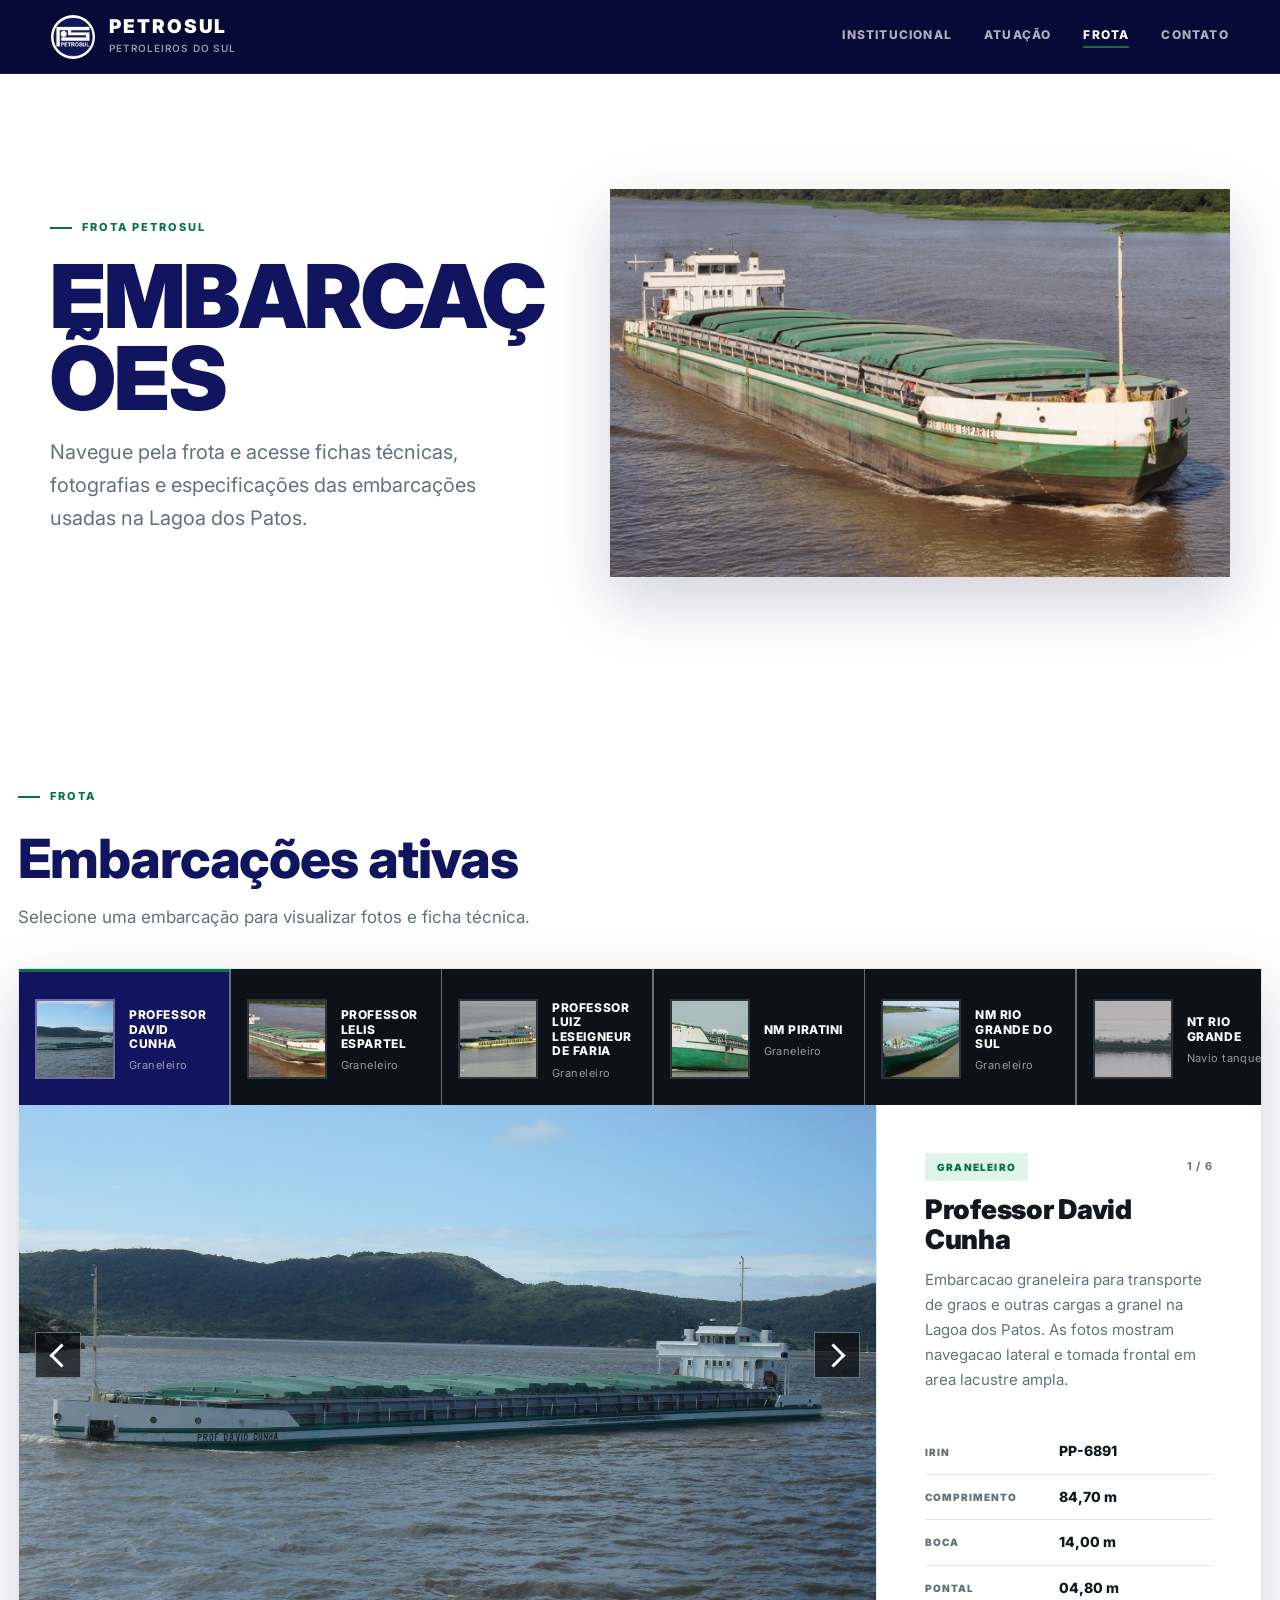
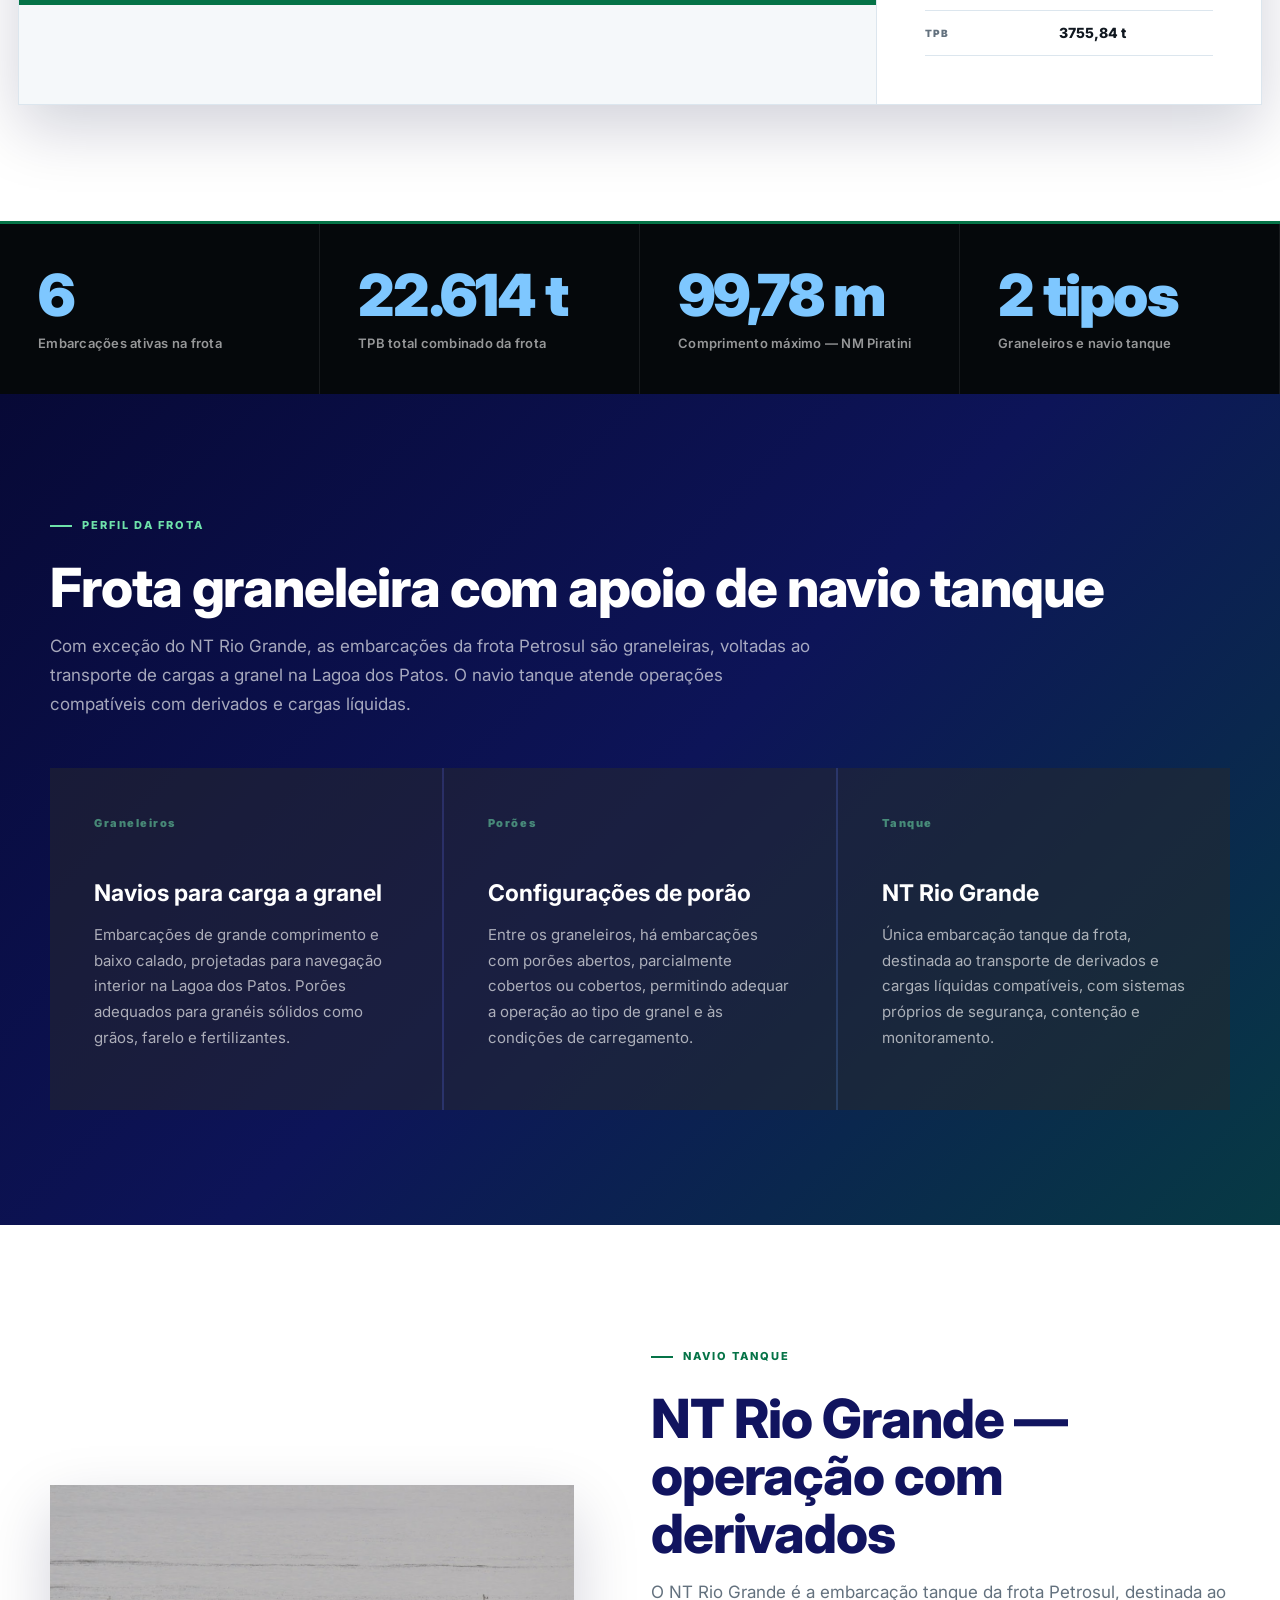
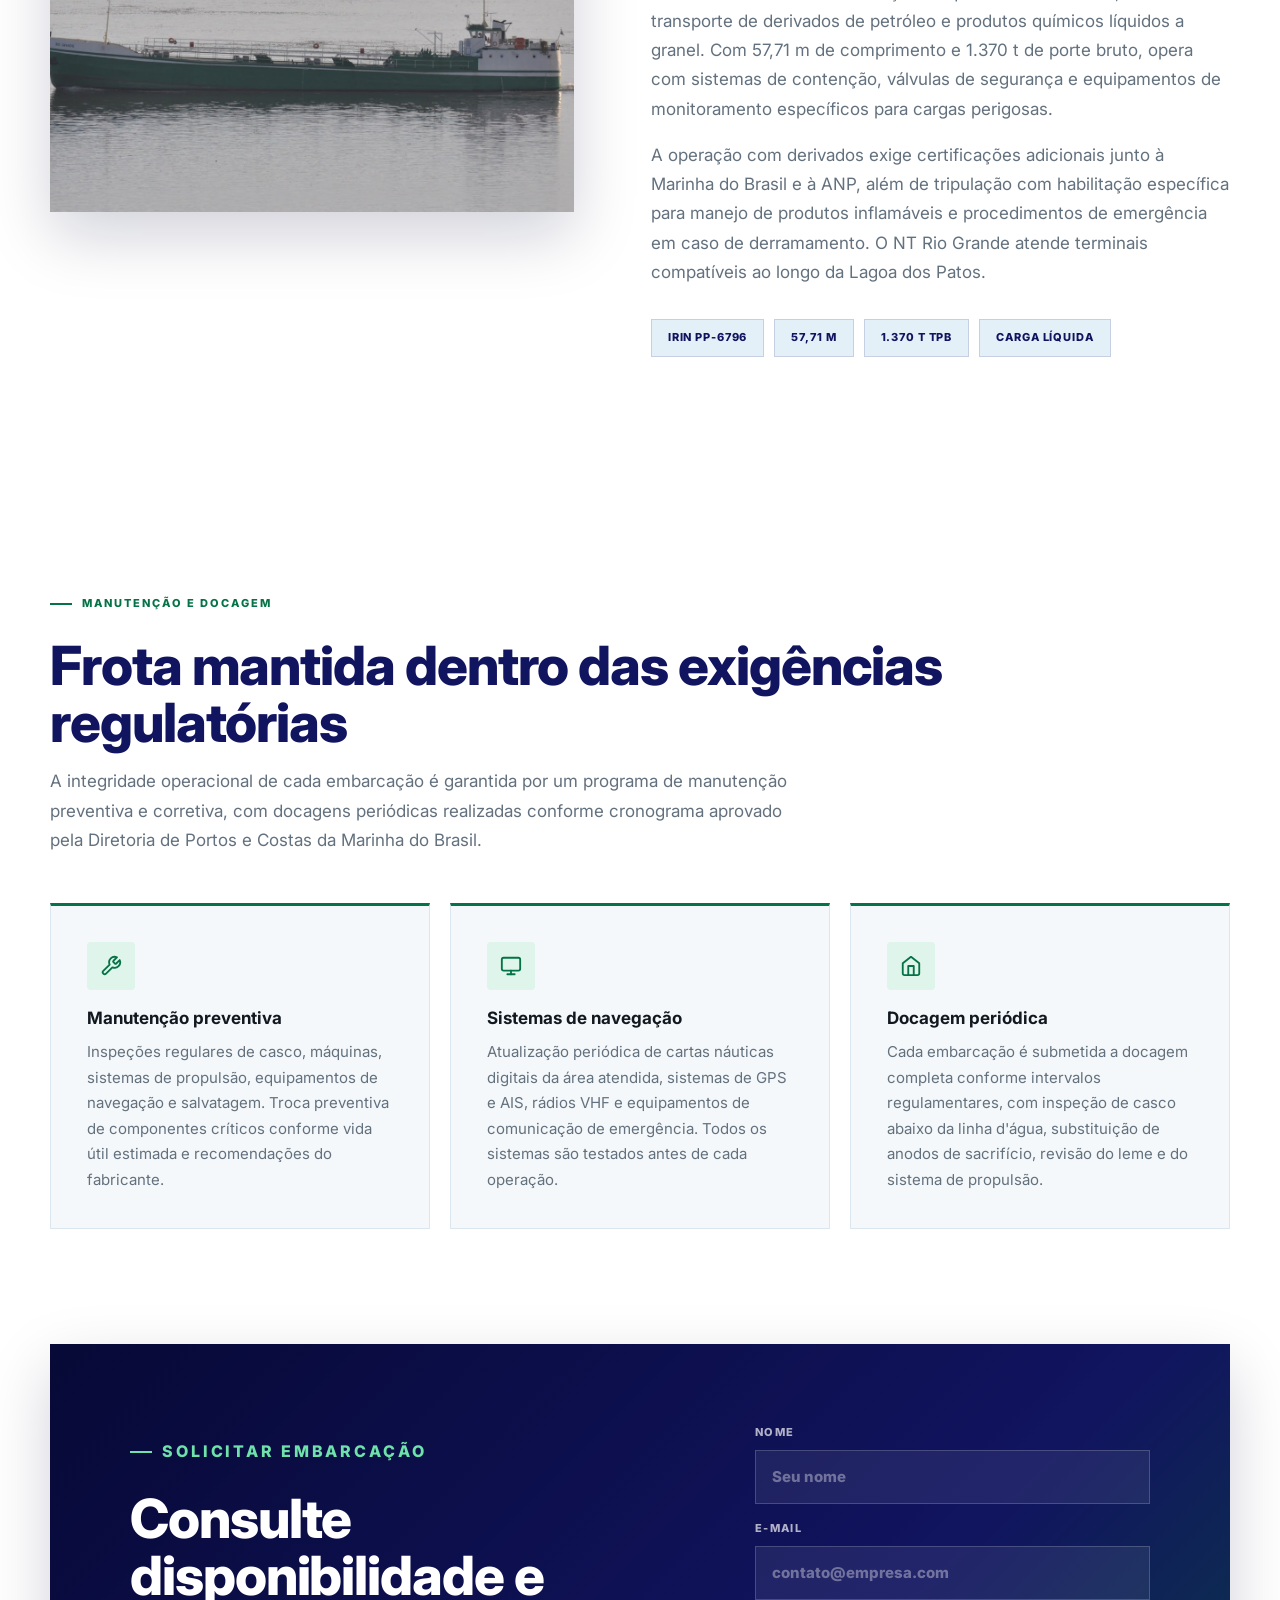
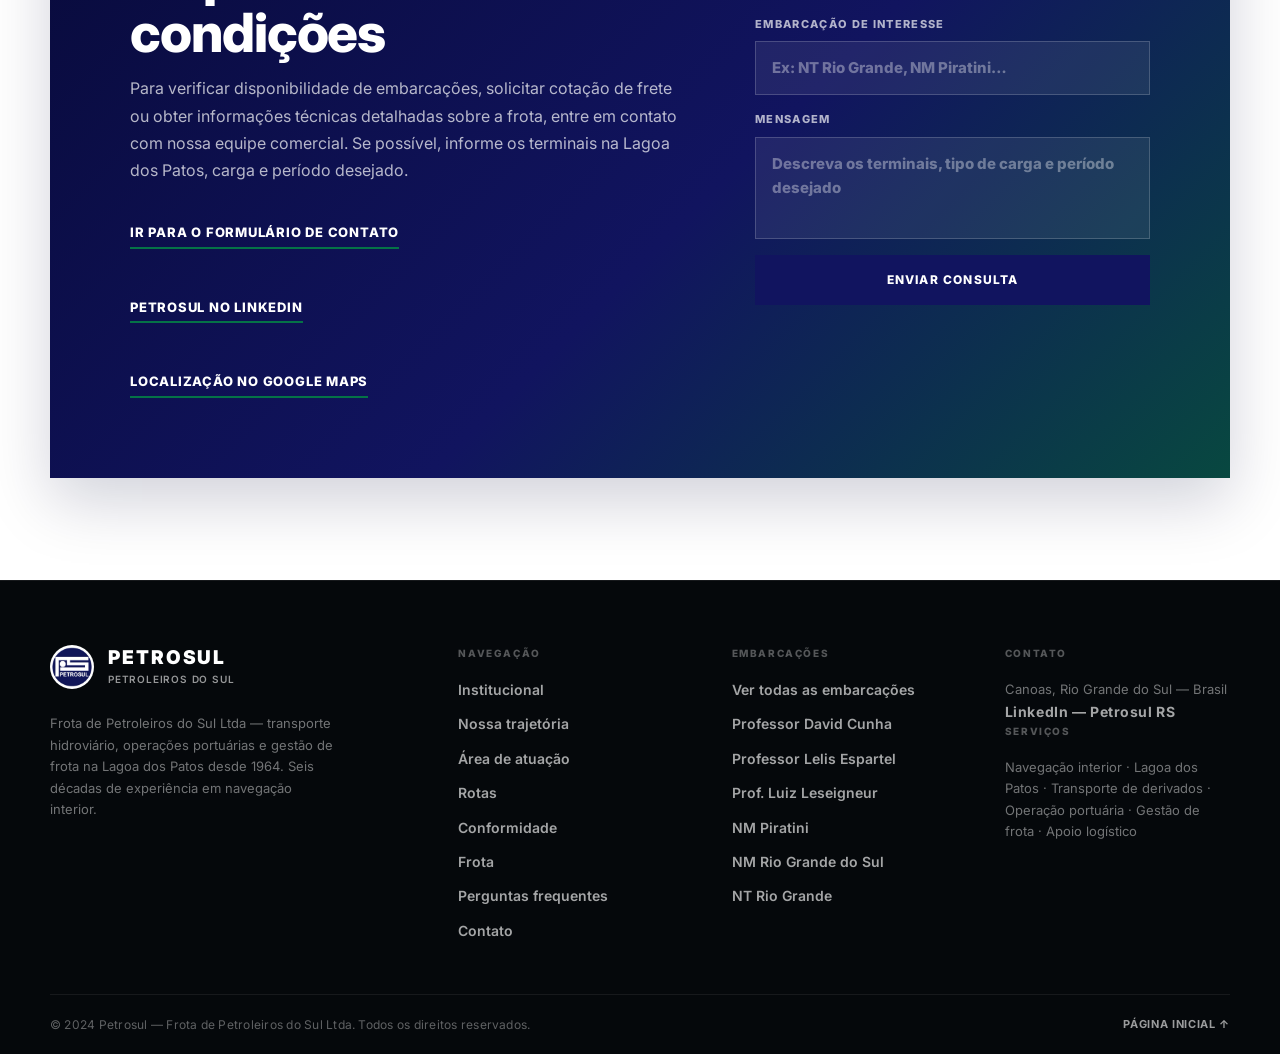
<file: frota.html>
<!doctype html>
<html lang="pt-BR">
  <head>
    <meta charset="utf-8" />
    <meta name="viewport" content="width=device-width, initial-scale=1" />
    <title>PETROSUL</title>
    <link rel="icon" href="imagens/logo.jpeg" />
    <meta
      name="description"
      content="Frota da Petrosul — navios, fichas técnicas e galeria de imagens das embarcações para navegação interior na Lagoa dos Patos."
    />
    <link rel="preconnect" href="https://fonts.googleapis.com" />
    <link rel="preconnect" href="https://fonts.gstatic.com" crossorigin />
    <link href="https://fonts.googleapis.com/css2?family=Inter:wght@400;600;700;800;900&display=swap" rel="stylesheet" />
    <link rel="stylesheet" href="css/style.css" />
  </head>
  <body>
    <header class="site-header solid" data-header>
      <a class="brand" href="index.html#inicio" aria-label="Petrosul - página inicial">
        <img class="brand-logo" src="imagens/logo.jpeg" alt="Petrosul" />
        <span>
          <strong>Petrosul</strong>
          <small>Petroleiros do Sul</small>
        </span>
      </a>

      <button class="menu-toggle" type="button" aria-label="Abrir menu" aria-expanded="false" data-menu-toggle>
        <span></span>
        <span></span>
        <span></span>
      </button>

      <nav class="main-nav" data-nav aria-label="Menu principal">
        <a href="index.html#institucional">Institucional</a>
        <a href="index.html#atuacao">Atuação</a>
        <a class="is-active" href="frota.html">Frota</a>
        <a href="index.html#contato">Contato</a>
      </nav>
    </header>

    <main>
      <section class="page-hero">
        <div>
          <p class="eyebrow">Frota Petrosul</p>
          <h1>Embarcações</h1>
          <p>
            Navegue pela frota e acesse fichas técnicas, fotografias e
            especificações das embarcações usadas na Lagoa dos Patos.
          </p>
        </div>
        <img src="imagens/navio6.jpeg" alt="Embarcação da frota Petrosul em navegação" />
      </section>

      <section class="section fleet-section" id="frota">
        <div class="section-heading compact">
          <p class="eyebrow">Frota</p>
          <h2>Embarcações ativas</h2>
          <p>Selecione uma embarcação para visualizar fotos e ficha técnica.</p>
        </div>

        <div class="fleet-shell">
          <div class="fleet-strip-wrap">
            <div class="fleet-strip" role="tablist" aria-label="Lista de embarcações" data-fleet-tabs></div>
          </div>

          <article class="fleet-detail" data-fleet-detail>
            <div class="fleet-media">
              <button class="media-nav prev" type="button" aria-label="Navio anterior" data-prev-image></button>
              <img data-fleet-image src="imagens/navio3.jpeg" alt="" />
              <button class="media-nav next" type="button" aria-label="Próximo navio" data-next-image></button>
              <div class="image-dots" aria-label="Fotos do navio" data-image-dots></div>
            </div>
            <div class="fleet-info">
              <div class="fleet-meta">
                <span class="fleet-tag" data-fleet-type>Graneleiro</span>
                <span class="fleet-counter" data-fleet-counter></span>
              </div>
              <h3 data-fleet-name>NM Rio Grande do Sul</h3>
              <p data-fleet-description></p>
              <dl class="fleet-specs" data-fleet-specs></dl>
            </div>
          </article>
        </div>
      </section>
      <section class="metrics" aria-label="Capacidade da frota">
        <div>
          <strong>6</strong>
          <span>Embarcações ativas na frota</span>
        </div>
        <div>
          <strong>22.614 t</strong>
          <span>TPB total combinado da frota</span>
        </div>
        <div>
          <strong>99,78 m</strong>
          <span>Comprimento máximo — NM Piratini</span>
        </div>
        <div>
          <strong>2 tipos</strong>
          <span>Graneleiros e navio tanque</span>
        </div>
      </section>

      <section class="section dark-band">
        <div class="section-heading">
          <p class="eyebrow">Perfil da frota</p>
          <h2>Frota graneleira com apoio de navio tanque</h2>
          <p>Com exceção do NT Rio Grande, as embarcações da frota Petrosul são graneleiras, voltadas ao transporte de cargas a granel na Lagoa dos Patos. O navio tanque atende operações compatíveis com derivados e cargas líquidas.</p>
        </div>
        <div class="service-grid">
          <article>
            <span class="service-index">Graneleiros</span>
            <h3>Navios para carga a granel</h3>
            <p>Embarcações de grande comprimento e baixo calado, projetadas para navegação interior na Lagoa dos Patos. Porões adequados para granéis sólidos como grãos, farelo e fertilizantes.</p>
          </article>
          <article>
            <span class="service-index">Porões</span>
            <h3>Configurações de porão</h3>
            <p>Entre os graneleiros, há embarcações com porões abertos, parcialmente cobertos ou cobertos, permitindo adequar a operação ao tipo de granel e às condições de carregamento.</p>
          </article>
          <article>
            <span class="service-index">Tanque</span>
            <h3>NT Rio Grande</h3>
            <p>Única embarcação tanque da frota, destinada ao transporte de derivados e cargas líquidas compatíveis, com sistemas próprios de segurança, contenção e monitoramento.</p>
          </article>
        </div>
      </section>

      <section class="section split">
        <figure class="image-panel">
          <img src="imagens/navio9.jpeg" alt="NT Rio Grande — navio tanque da frota Petrosul" />
        </figure>
        <div class="section-copy">
          <p class="eyebrow">Navio tanque</p>
          <h2>NT Rio Grande — operação com derivados</h2>
          <p>
            O NT Rio Grande é a embarcação tanque da frota Petrosul, destinada ao transporte
            de derivados de petróleo e produtos químicos líquidos a granel. Com 57,71 m de
            comprimento e 1.370 t de porte bruto, opera com sistemas de contenção,
            válvulas de segurança e equipamentos de monitoramento específicos para
            cargas perigosas.
          </p>
          <p>
            A operação com derivados exige certificações adicionais junto à Marinha do Brasil
            e à ANP, além de tripulação com habilitação específica para manejo de
            produtos inflamáveis e procedimentos de emergência em caso de derramamento.
            O NT Rio Grande atende terminais compatíveis ao longo da Lagoa dos Patos.
          </p>
          <div class="pill-row">
            <span>IRIN PP-6796</span>
            <span>57,71 m</span>
            <span>1.370 t TPB</span>
            <span>Carga líquida</span>
          </div>
        </div>
      </section>

      <section class="section" id="manutencao">
        <div class="section-heading compact">
          <p class="eyebrow">Manutenção e docagem</p>
          <h2>Frota mantida dentro das exigências regulatórias</h2>
          <p>A integridade operacional de cada embarcação é garantida por um programa de manutenção preventiva e corretiva, com docagens periódicas realizadas conforme cronograma aprovado pela Diretoria de Portos e Costas da Marinha do Brasil.</p>
        </div>
        <div class="feature-grid">
          <div class="feature-card">
            <div class="feature-icon" aria-hidden="true">
              <svg viewBox="0 0 24 24" fill="none" stroke="currentColor" stroke-width="2" stroke-linecap="round" stroke-linejoin="round"><path d="M14.7 6.3a1 1 0 000 1.4l1.6 1.6a1 1 0 001.4 0l3.77-3.77a6 6 0 01-7.94 7.94l-6.91 6.91a2.12 2.12 0 01-3-3l6.91-6.91a6 6 0 017.94-7.94l-3.76 3.76z"/></svg>
            </div>
            <h4>Manutenção preventiva</h4>
            <p>Inspeções regulares de casco, máquinas, sistemas de propulsão, equipamentos de navegação e salvatagem. Troca preventiva de componentes críticos conforme vida útil estimada e recomendações do fabricante.</p>
          </div>
          <div class="feature-card">
            <div class="feature-icon" aria-hidden="true">
              <svg viewBox="0 0 24 24" fill="none" stroke="currentColor" stroke-width="2" stroke-linecap="round" stroke-linejoin="round"><rect x="2" y="3" width="20" height="14" rx="2"/><line x1="8" y1="21" x2="16" y2="21"/><line x1="12" y1="17" x2="12" y2="21"/></svg>
            </div>
            <h4>Sistemas de navegação</h4>
            <p>Atualização periódica de cartas náuticas digitais da área atendida, sistemas de GPS e AIS, rádios VHF e equipamentos de comunicação de emergência. Todos os sistemas são testados antes de cada operação.</p>
          </div>
          <div class="feature-card">
            <div class="feature-icon" aria-hidden="true">
              <svg viewBox="0 0 24 24" fill="none" stroke="currentColor" stroke-width="2" stroke-linecap="round" stroke-linejoin="round"><path d="M3 9l9-7 9 7v11a2 2 0 01-2 2H5a2 2 0 01-2-2z"/><polyline points="9 22 9 12 15 12 15 22"/></svg>
            </div>
            <h4>Docagem periódica</h4>
            <p>Cada embarcação é submetida a docagem completa conforme intervalos regulamentares, com inspeção de casco abaixo da linha d'água, substituição de anodos de sacrifício, revisão do leme e do sistema de propulsão.</p>
          </div>
        </div>
      </section>

      <section class="contact-section" id="contato-frota">
        <div>
          <p class="eyebrow">Solicitar embarcação</p>
          <h2>Consulte disponibilidade e condições</h2>
          <p>Para verificar disponibilidade de embarcações, solicitar cotação de frete ou obter informações técnicas detalhadas sobre a frota, entre em contato com nossa equipe comercial. Se possível, informe os terminais na Lagoa dos Patos, carga e período desejado.</p>
          <a class="text-link" href="index.html#contato">Ir para o formulário de contato</a>
          <br /><br />
          <a class="text-link" href="https://br.linkedin.com/company/petrosul-rs" target="_blank" rel="noopener noreferrer">
            Petrosul no LinkedIn
          </a>
          <br /><br />
          <a class="text-link" href="https://maps.app.goo.gl/976eCyWjc87cJEuS9" target="_blank" rel="noopener noreferrer">
            Localização no Google Maps
          </a>
        </div>
        <form class="contact-form" aria-label="Formulário de contato rápido">
          <label>
            Nome
            <input type="text" name="nome" autocomplete="name" placeholder="Seu nome" />
          </label>
          <label>
            E-mail
            <input type="email" name="email" autocomplete="email" placeholder="contato@empresa.com" />
          </label>
          <label>
            Embarcação de interesse
            <input type="text" name="embarcacao" placeholder="Ex: NT Rio Grande, NM Piratini…" />
          </label>
          <label>
            Mensagem
            <textarea name="mensagem" rows="3" placeholder="Descreva os terminais, tipo de carga e período desejado"></textarea>
          </label>
          <button class="btn btn-primary" type="submit">Enviar consulta</button>
        </form>
      </section>
    </main>

    <footer class="site-footer">
      <div class="footer-inner">
        <div class="footer-col footer-brand">
          <a class="brand footer-brand-link" href="index.html#inicio" aria-label="Petrosul">
            <img class="brand-logo" src="imagens/logo.jpeg" alt="Petrosul" />
            <span>
              <strong>Petrosul</strong>
              <small>Petroleiros do Sul</small>
            </span>
          </a>
          <p class="footer-desc">Frota de Petroleiros do Sul Ltda — transporte hidroviário, operações portuárias e gestão de frota na Lagoa dos Patos desde 1964. Seis décadas de experiência em navegação interior.</p>
        </div>
        <div class="footer-col">
          <h4>Navegação</h4>
          <nav aria-label="Links do rodapé">
            <a href="index.html#institucional">Institucional</a>
            <a href="index.html#historia">Nossa trajetória</a>
            <a href="index.html#atuacao">Área de atuação</a>
            <a href="index.html#rotas">Rotas</a>
            <a href="index.html#conformidade">Conformidade</a>
            <a href="frota.html">Frota</a>
            <a href="index.html#faq">Perguntas frequentes</a>
            <a href="index.html#contato">Contato</a>
          </nav>
        </div>
        <div class="footer-col">
          <h4>Embarcações</h4>
          <nav aria-label="Links da frota">
            <a href="frota.html">Ver todas as embarcações</a>
            <a href="frota.html#frota">Professor David Cunha</a>
            <a href="frota.html#frota">Professor Lelis Espartel</a>
            <a href="frota.html#frota">Prof. Luiz Leseigneur</a>
            <a href="frota.html#frota">NM Piratini</a>
            <a href="frota.html#frota">NM Rio Grande do Sul</a>
            <a href="frota.html#frota">NT Rio Grande</a>
          </nav>
        </div>
        <div class="footer-col">
          <h4>Contato</h4>
          <p class="footer-desc">Canoas, Rio Grande do Sul — Brasil</p>
          <a class="footer-social" href="https://br.linkedin.com/company/petrosul-rs" target="_blank" rel="noopener noreferrer">
            LinkedIn — Petrosul RS
          </a>
          <h4 class="footer-col-gap">Serviços</h4>
          <p class="footer-desc footer-services">
            Navegação interior &middot; Lagoa dos Patos &middot; Transporte de derivados &middot; Operação portuária &middot; Gestão de frota &middot; Apoio logístico
          </p>
        </div>
      </div>
      <div class="footer-bottom">
        <span>&copy; 2024 Petrosul &mdash; Frota de Petroleiros do Sul Ltda. Todos os direitos reservados.</span>
        <a href="index.html#inicio">Página inicial &uarr;</a>
      </div>
    </footer>

    <script src="js/main.js?v=5"></script>
  </body>
</html>
</file>
<file: css/style.css>
@import url('https://fonts.googleapis.com/css2?family=Inter:wght@400;600;700;800;900&display=swap');

:root {
  --black: #05080b;
  --ink: #111820;
  --white: #ffffff;
  --muted: #63717e;
  --line: #dce6ee;
  --green: #057347;
  --green-soft: #dff4ea;
  --blue: #11145f;
  --blue-deep: #070936;
  --blue-soft: #e4f0f8;
  --surface: #f5f8fa;
  --shadow: 0 24px 60px rgba(7, 9, 54, 0.18);
  --shadow-sm: 0 4px 16px rgba(7, 9, 54, 0.10);
}

* {
  box-sizing: border-box;
}

html {
  scroll-behavior: smooth;
  -webkit-font-smoothing: antialiased;
  -moz-osx-font-smoothing: grayscale;
}

body {
  margin: 0;
  color: var(--ink);
  background: var(--white);
  font-family: 'Inter', Arial, Helvetica, sans-serif;
  font-size: 16px;
  line-height: 1.6;
}

img {
  display: block;
  max-width: 100%;
}

a {
  color: inherit;
  text-decoration: none;
}

button,
input,
textarea {
  font: inherit;
}

/* ---- HEADER ---- */

.site-header {
  position: fixed;
  z-index: 50;
  top: 0;
  left: 0;
  right: 0;
  display: flex;
  align-items: center;
  justify-content: space-between;
  min-height: 74px;
  padding: 14px clamp(20px, 4vw, 60px);
  color: var(--white);
  background: rgba(7, 9, 54, 0.94);
  border-bottom: 1px solid rgba(255, 255, 255, 0.08);
  -webkit-backdrop-filter: blur(20px);
  backdrop-filter: blur(20px);
}

.site-header.solid {
  position: sticky;
  background: var(--blue-deep);
  box-shadow: 0 1px 0 rgba(255, 255, 255, 0.07);
}

.brand {
  display: inline-flex;
  align-items: center;
  gap: 14px;
  min-width: 0;
}

.brand-mark {
  display: grid;
  width: 42px;
  height: 42px;
  place-items: center;
  color: var(--white);
  background: linear-gradient(135deg, var(--blue), var(--green));
  border: 2px solid rgba(255, 255, 255, 0.9);
  font-size: 13px;
  font-weight: 800;
  letter-spacing: 0;
}

.brand-logo {
  width: 44px;
  height: 44px;
  object-fit: cover;
  border: 2px solid rgba(255, 255, 255, 0.88);
  border-radius: 50%;
  background: var(--white);
  flex-shrink: 0;
}

.brand strong,
.brand small {
  display: block;
}

.brand strong {
  font-size: 19px;
  font-weight: 900;
  line-height: 1;
  letter-spacing: 0.10em;
  text-transform: uppercase;
}

.brand small {
  margin-top: 4px;
  color: rgba(255, 255, 255, 0.58);
  font-size: 10px;
  font-weight: 600;
  letter-spacing: 0.08em;
  text-transform: uppercase;
}

.main-nav {
  display: flex;
  align-items: center;
  gap: clamp(18px, 2.5vw, 36px);
  font-size: 12px;
  font-weight: 800;
  letter-spacing: 0.10em;
  text-transform: uppercase;
}

.main-nav a {
  position: relative;
  color: rgba(255, 255, 255, 0.68);
  padding-bottom: 4px;
  transition: color 200ms ease;
}

.main-nav a::after {
  content: '';
  position: absolute;
  left: 0;
  bottom: 0;
  width: 0;
  height: 2px;
  background: var(--green);
  transition: width 250ms ease;
}

.main-nav a:hover,
.main-nav a:focus-visible {
  color: var(--white);
}

.main-nav a:hover::after,
.main-nav a:focus-visible::after,
.main-nav .is-active::after {
  width: 100%;
}

.main-nav .is-active {
  color: var(--white);
}

.menu-toggle {
  display: none;
  width: 42px;
  height: 42px;
  padding: 10px;
  border: 1px solid rgba(255, 255, 255, 0.22);
  background: transparent;
  cursor: pointer;
  transition: border-color 200ms ease;
}

.menu-toggle:hover {
  border-color: rgba(255, 255, 255, 0.5);
}

.menu-toggle span {
  display: block;
  width: 100%;
  height: 2px;
  margin: 5px 0;
  background: var(--white);
  transition: transform 250ms ease, opacity 250ms ease;
}

.menu-toggle[aria-expanded="true"] span:nth-child(1) {
  transform: translateY(7px) rotate(45deg);
}

.menu-toggle[aria-expanded="true"] span:nth-child(2) {
  opacity: 0;
}

.menu-toggle[aria-expanded="true"] span:nth-child(3) {
  transform: translateY(-7px) rotate(-45deg);
}

/* ---- HERO ---- */

.hero {
  position: relative;
  min-height: 100vh;
  color: var(--white);
  overflow: hidden;
}

.hero picture,
.hero img {
  position: absolute;
  inset: 0;
  width: 100%;
  height: 100%;
}

.hero img {
  object-fit: cover;
  object-position: 40% center;
}

.hero-overlay {
  position: absolute;
  inset: 0;
  background:
    linear-gradient(105deg, rgba(7, 9, 54, 0.94) 0%, rgba(7, 9, 54, 0.62) 50%, rgba(7, 9, 54, 0.20) 100%),
    linear-gradient(0deg, rgba(5, 8, 11, 0.65) 0%, transparent 45%);
}

.hero-content {
  position: relative;
  z-index: 1;
  display: flex;
  min-height: 100vh;
  width: min(1180px, calc(100% - 36px));
  margin: 0 auto;
  padding: 160px 0 88px;
  flex-direction: column;
  justify-content: center;
  align-items: flex-start;
}

/* ---- EYEBROW ---- */

.eyebrow {
  display: inline-flex;
  align-items: center;
  gap: 10px;
  margin: 0 0 18px;
  color: var(--green);
  font-size: 11px;
  font-weight: 800;
  letter-spacing: 0.18em;
  text-transform: uppercase;
}

.eyebrow::before {
  content: '';
  display: inline-block;
  width: 22px;
  height: 2px;
  background: currentColor;
  flex-shrink: 0;
}

.hero .eyebrow,
.dark-band .eyebrow,
.contact-section .eyebrow {
  color: #6ee2aa;
}

/* ---- TYPOGRAPHY ---- */

h1,
h2,
h3,
p {
  overflow-wrap: anywhere;
}

h1 {
  max-width: 780px;
  margin: 0;
  font-size: clamp(52px, 8vw, 112px);
  font-weight: 900;
  line-height: 0.94;
  letter-spacing: -0.02em;
  text-transform: uppercase;
}

h2 {
  margin: 0;
  color: var(--blue);
  font-size: clamp(30px, 4.5vw, 54px);
  font-weight: 800;
  line-height: 1.06;
  letter-spacing: -0.02em;
}

h3 {
  margin: 0;
  color: var(--ink);
  font-size: clamp(19px, 2vw, 26px);
  font-weight: 700;
  line-height: 1.2;
}

.hero-content > p:not(.eyebrow) {
  max-width: 600px;
  margin: 20px 0 0;
  color: rgba(255, 255, 255, 0.78);
  font-size: clamp(16px, 2vw, 20px);
  line-height: 1.65;
}

.hero-actions {
  display: flex;
  flex-wrap: wrap;
  gap: 12px;
  margin-top: 36px;
}

/* ---- BUTTONS ---- */

.btn {
  display: inline-flex;
  align-items: center;
  justify-content: center;
  min-height: 50px;
  padding: 14px 28px;
  border: 1.5px solid transparent;
  font-size: 12px;
  font-weight: 800;
  letter-spacing: 0.10em;
  text-transform: uppercase;
  transition: transform 160ms ease, background 200ms ease, color 200ms ease, border-color 200ms ease, box-shadow 200ms ease;
}

.btn:hover,
.btn:focus-visible {
  transform: translateY(-2px);
}

.btn-primary {
  color: var(--white);
  background: var(--blue);
  border-color: var(--blue);
}

.btn-primary:hover,
.btn-primary:focus-visible {
  background: var(--green);
  border-color: var(--green);
  box-shadow: 0 8px 24px rgba(5, 115, 71, 0.30);
}

.btn-secondary {
  color: var(--white);
  background: rgba(255, 255, 255, 0.06);
  border-color: rgba(255, 255, 255, 0.36);
}

.btn-secondary:hover,
.btn-secondary:focus-visible {
  background: rgba(255, 255, 255, 0.14);
  border-color: rgba(255, 255, 255, 0.70);
}

/* ---- STATS MOBILE ---- */

.stats-mobile {
  display: none;
}

/* ---- METRICS ---- */

.metrics {
  display: grid;
  grid-template-columns: repeat(4, 1fr);
  color: var(--white);
  background: var(--black);
  border-top: 3px solid var(--green);
}

.metrics div {
  position: relative;
  padding: clamp(24px, 4vw, 42px) clamp(20px, 3vw, 38px);
  border-right: 1px solid rgba(255, 255, 255, 0.08);
  overflow: hidden;
}

.metrics div::after {
  content: '';
  position: absolute;
  bottom: 0;
  left: 0;
  width: 0;
  height: 2px;
  background: var(--green);
  transition: width 500ms ease;
}

.metrics div:hover::after {
  width: 100%;
}

.metrics strong {
  display: block;
  color: #7ec7ff;
  font-size: clamp(32px, 5vw, 58px);
  font-weight: 900;
  line-height: 1;
  letter-spacing: -0.03em;
}

.metrics span {
  display: block;
  margin-top: 10px;
  color: rgba(255, 255, 255, 0.58);
  font-size: 13px;
  font-weight: 600;
  letter-spacing: 0.02em;
  line-height: 1.4;
}

/* ---- SECTIONS ---- */

.section {
  width: min(1180px, calc(100% - 36px));
  margin: 0 auto;
  padding: clamp(72px, 9vw, 124px) 0;
}

.split {
  display: grid;
  grid-template-columns: minmax(0, 0.95fr) minmax(320px, 1.05fr);
  gap: clamp(36px, 6vw, 80px);
  align-items: center;
}

.section-copy p:not(.eyebrow),
.section-heading p:not(.eyebrow) {
  max-width: 760px;
  margin-top: 16px;
  color: var(--muted);
  font-size: 17px;
  line-height: 1.72;
}

.section-copy h2,
.section-heading h2 {
  margin-top: 6px;
}

.pill-row {
  display: flex;
  flex-wrap: wrap;
  gap: 10px;
  margin-top: 32px;
}

.pill-row span {
  padding: 9px 16px;
  color: var(--blue);
  background: var(--blue-soft);
  border: 1px solid rgba(17, 20, 95, 0.14);
  font-size: 11px;
  font-weight: 800;
  letter-spacing: 0.08em;
  text-transform: uppercase;
  transition: background 200ms ease, color 200ms ease;
  cursor: default;
}

.pill-row span:hover {
  background: var(--blue);
  color: var(--white);
}

.image-panel {
  margin: 0;
  overflow: hidden;
  box-shadow: var(--shadow);
}

.image-panel img {
  width: 100%;
  aspect-ratio: 16 / 10;
  object-fit: cover;
  transition: transform 500ms ease;
}

.image-panel:hover img {
  transform: scale(1.04);
}

/* ---- DARK BAND (SERVICES) ---- */

.dark-band {
  width: 100%;
  max-width: none;
  padding-left: max(20px, calc((100vw - 1180px) / 2));
  padding-right: max(20px, calc((100vw - 1180px) / 2));
  color: var(--white);
  background: linear-gradient(135deg, var(--blue-deep) 0%, #0d1458 50%, #073a44 100%);
}

.dark-band h2,
.dark-band h3 {
  color: var(--white);
}

.dark-band .section-heading p:not(.eyebrow),
.dark-band article p {
  color: rgba(255, 255, 255, 0.64);
}

.service-grid {
  display: grid;
  grid-template-columns: repeat(3, 1fr);
  gap: 1.5px;
  margin-top: 48px;
  background: rgba(255, 255, 255, 0.12);
}

.service-grid article {
  min-height: 270px;
  padding: clamp(28px, 4vw, 44px);
  background: rgba(5, 8, 11, 0.44);
  border-top: 3px solid transparent;
  transition: background 250ms ease, border-color 250ms ease;
}

.service-grid article:hover {
  background: rgba(5, 8, 11, 0.65);
  border-top-color: var(--green);
}

.service-index {
  display: block;
  margin-bottom: 48px;
  color: rgba(110, 226, 170, 0.55);
  font-size: 11px;
  font-weight: 900;
  letter-spacing: 0.14em;
}

.service-grid h3 {
  font-size: clamp(18px, 2vw, 23px);
  font-weight: 700;
  line-height: 1.2;
}

.service-grid p {
  margin-top: 14px;
  font-size: 15px;
  line-height: 1.72;
}

/* ---- FLEET CALLOUT ---- */

.compact {
  margin-bottom: 36px;
}

.fleet-section {
  width: min(1280px, calc(100% - 36px));
}

.fleet-callout .btn {
  margin-top: 20px;
}

/* ---- PAGE HERO (frota.html) ---- */

.page-hero {
  display: grid;
  grid-template-columns: minmax(0, 0.72fr) minmax(360px, 0.9fr);
  gap: clamp(28px, 5vw, 72px);
  align-items: center;
  width: min(1180px, calc(100% - 36px));
  margin: 0 auto;
  padding: clamp(72px, 9vw, 120px) 0 clamp(48px, 7vw, 88px);
}

.page-hero h1 {
  color: var(--blue);
  font-size: clamp(48px, 7vw, 88px);
}

.page-hero p:not(.eyebrow) {
  max-width: 620px;
  margin-top: 16px;
  color: var(--muted);
  font-size: clamp(16px, 2vw, 20px);
  line-height: 1.65;
}

.page-hero img {
  width: 100%;
  aspect-ratio: 16 / 10;
  object-fit: cover;
  box-shadow: var(--shadow);
}

/* ---- FLEET SHELL ---- */

.fleet-shell {
  border: 1px solid var(--line);
  background: var(--surface);
  box-shadow: var(--shadow);
  overflow: hidden;
}

.fleet-strip {
  display: grid;
  grid-auto-columns: minmax(210px, 1fr);
  grid-auto-flow: column;
  gap: 1.5px;
  overflow-x: auto;
  background: rgba(0, 0, 0, 0.55);
  scrollbar-width: thin;
  scrollbar-color: var(--blue) var(--black);
}

.fleet-strip::-webkit-scrollbar {
  height: 3px;
}

.fleet-strip::-webkit-scrollbar-track {
  background: var(--black);
}

.fleet-strip::-webkit-scrollbar-thumb {
  background: var(--blue);
}

.fleet-tab {
  display: grid;
  min-height: 136px;
  grid-template-columns: 80px 1fr;
  gap: 14px;
  align-items: center;
  padding: 16px;
  color: var(--white);
  background: #0c1218;
  border: 0;
  border-top: 3px solid transparent;
  text-align: left;
  cursor: pointer;
  transition: background 200ms ease, border-color 200ms ease;
}

.fleet-tab:hover {
  background: #14202e;
}

.fleet-tab[aria-selected="true"] {
  background: var(--blue);
  border-top-color: var(--green);
}

.fleet-tab img {
  width: 80px;
  height: 80px;
  object-fit: cover;
  border: 2px solid rgba(255, 255, 255, 0.14);
  transition: border-color 200ms ease;
}

.fleet-tab:hover img,
.fleet-tab[aria-selected="true"] img {
  border-color: rgba(255, 255, 255, 0.38);
}

.fleet-tab strong {
  display: block;
  color: var(--white);
  font-size: 12px;
  font-weight: 800;
  line-height: 1.2;
  text-transform: uppercase;
  letter-spacing: 0.05em;
}

.fleet-tab span {
  display: block;
  margin-top: 6px;
  color: rgba(255, 255, 255, 0.58);
  font-size: 11px;
  letter-spacing: 0.04em;
}

.fleet-strip-wrap {
  position: relative;
}

.fleet-detail {
  display: grid;
  grid-template-columns: minmax(0, 1.38fr) minmax(320px, 0.62fr);
  gap: 0;
  min-height: 560px;
}

.fleet-media {
  position: relative;
  height: 500px;
  background: var(--black);
  overflow: hidden;
}

.fleet-media img {
  width: 100%;
  height: 100%;
  object-fit: cover;
  cursor: zoom-in;
  transition: transform 500ms ease;
}

.fleet-media:hover img {
  transform: scale(1.03);
}

.media-nav {
  position: absolute;
  z-index: 2;
  top: 50%;
  width: 46px;
  height: 46px;
  border: 1px solid rgba(255, 255, 255, 0.38);
  background: rgba(5, 8, 11, 0.68);
  transform: translateY(-50%);
  cursor: pointer;
  transition: background 200ms ease, border-color 200ms ease;
}

.media-nav:hover {
  background: rgba(5, 115, 71, 0.82);
  border-color: var(--green);
}

.media-nav::before {
  content: "";
  position: absolute;
  top: 14px;
  width: 14px;
  height: 14px;
  border-top: 3px solid var(--white);
  border-left: 3px solid var(--white);
}

.media-nav.prev {
  left: 16px;
}

.media-nav.next {
  right: 16px;
}

.media-nav.prev::before {
  left: 17px;
  transform: rotate(-45deg);
}

.media-nav.next::before {
  right: 17px;
  transform: rotate(135deg);
}

.image-dots {
  position: absolute;
  z-index: 2;
  left: 0;
  right: 0;
  bottom: 0;
  padding: 0;
}

.image-progress {
  display: block;
  width: 100%;
  height: 5px;
  padding: 0;
  border: 0;
  background: rgba(255, 255, 255, 0.28);
  cursor: pointer;
  overflow: hidden;
}

.image-progress span {
  display: block;
  width: 0;
  height: 100%;
  background: var(--green);
}

.image-progress.is-running span {
  animation: image-progress 4000ms linear forwards;
}

@keyframes image-progress {
  from {
    width: 0;
  }

  to {
    width: 100%;
  }
}

.image-lightbox {
  position: fixed;
  z-index: 100;
  inset: 0;
  display: none;
  align-items: center;
  justify-content: center;
  padding: clamp(18px, 4vw, 52px);
  background: rgba(5, 8, 11, 0.92);
}

.image-lightbox.is-open {
  display: flex;
}

.image-lightbox img {
  max-width: 100%;
  max-height: 100%;
  object-fit: contain;
  box-shadow: 0 24px 80px rgba(0, 0, 0, 0.55);
}

.lightbox-close {
  position: absolute;
  top: 18px;
  right: 18px;
  display: grid;
  width: 44px;
  height: 44px;
  place-items: center;
  border: 1px solid rgba(255, 255, 255, 0.35);
  color: var(--white);
  background: rgba(5, 8, 11, 0.72);
  font-size: 28px;
  line-height: 1;
  cursor: pointer;
}

.lightbox-close:hover,
.lightbox-close:focus-visible {
  background: var(--green);
  border-color: var(--green);
  outline: 0;
}

body.has-lightbox {
  overflow: hidden;
}

.fleet-info {
  display: flex;
  padding: clamp(28px, 4vw, 48px);
  flex-direction: column;
  justify-content: center;
  background: var(--white);
  border-left: 1px solid var(--line);
}

.fleet-meta {
  display: flex;
  align-items: center;
  justify-content: space-between;
  margin-bottom: 14px;
}

.fleet-tag {
  width: fit-content;
  margin-bottom: 0;
  padding: 6px 12px;
  color: var(--green);
  background: var(--green-soft);
  font-size: 10px;
  font-weight: 900;
  letter-spacing: 0.12em;
  text-transform: uppercase;
}

.fleet-counter {
  font-size: 11px;
  font-weight: 700;
  color: var(--muted);
  letter-spacing: 0.08em;
  text-transform: uppercase;
}

.fleet-info h3 {
  font-size: clamp(19px, 2.5vw, 27px);
  font-weight: 900;
  line-height: 1.1;
  letter-spacing: -0.01em;
  color: var(--ink);
}

.fleet-info p {
  margin-top: 12px;
  color: var(--muted);
  font-size: 15px;
  line-height: 1.68;
}

.fleet-specs {
  display: grid;
  gap: 0;
  margin: 22px 0 0;
}

.fleet-specs div {
  display: grid;
  grid-template-columns: 122px 1fr;
  gap: 12px;
  padding: 11px 0;
  border-bottom: 1px solid var(--line);
}

.fleet-specs dt {
  color: var(--muted);
  font-size: 10px;
  font-weight: 900;
  letter-spacing: 0.10em;
  text-transform: uppercase;
  align-self: center;
}

.fleet-specs dd {
  margin: 0;
  color: var(--ink);
  font-weight: 800;
  font-size: 14px;
  align-self: center;
}

/* ---- GALLERY (unused but kept) ---- */

.gallery-section {
  width: min(1280px, calc(100% - 36px));
}

.asset-grid {
  display: grid;
  grid-template-columns: repeat(3, 1fr);
  gap: 18px;
}

.asset-card {
  overflow: hidden;
  background: var(--white);
  border: 1px solid var(--line);
}

.asset-card img {
  width: 100%;
  aspect-ratio: 4 / 3;
  object-fit: cover;
  background: var(--surface);
}

.asset-card figcaption {
  padding: 16px;
}

.asset-card strong {
  display: block;
  color: var(--blue);
  font-size: 14px;
  text-transform: uppercase;
  letter-spacing: 0.06em;
}

.asset-card span {
  display: inline-block;
  margin: 9px 0 8px;
  padding: 5px 8px;
  color: var(--green);
  background: var(--green-soft);
  font-size: 11px;
  font-weight: 900;
  text-transform: uppercase;
  letter-spacing: 0.08em;
}

.asset-card p {
  margin: 0;
  color: var(--muted);
  font-size: 14px;
}

/* ---- CONTACT ---- */

.contact-section {
  display: grid;
  grid-template-columns: minmax(0, 1fr) minmax(320px, 0.72fr);
  gap: clamp(32px, 6vw, 86px);
  align-items: start;
  width: min(1180px, calc(100% - 36px));
  margin: 0 auto clamp(72px, 8vw, 108px);
  padding: clamp(48px, 7vw, 80px);
  color: var(--white);
  background: linear-gradient(135deg, var(--blue-deep) 0%, var(--blue) 58%, #084840 100%);
  box-shadow: var(--shadow);
  overflow: hidden;
}

.contact-section > * {
  min-width: 0;
}

.contact-section h2 {
  color: var(--white);
  margin-top: 6px;
}

.contact-section p {
  margin-top: 14px;
  color: rgba(255, 255, 255, 0.70);
  font-size: 16px;
  line-height: 1.70;
}

.text-link {
  display: inline-flex;
  align-items: center;
  gap: 8px;
  width: fit-content;
  margin-top: 22px;
  color: var(--white);
  font-size: 13px;
  font-weight: 800;
  letter-spacing: 0.06em;
  text-transform: uppercase;
  border-bottom: 2px solid var(--green);
  padding-bottom: 4px;
  transition: color 200ms ease, border-color 200ms ease;
}

.text-link:hover {
  color: #6ee2aa;
  border-color: #6ee2aa;
}

.contact-form {
  display: grid;
  gap: 16px;
  width: 100%;
  min-width: 0;
}

.contact-form label {
  display: grid;
  gap: 8px;
  min-width: 0;
  color: rgba(255, 255, 255, 0.68);
  font-size: 11px;
  font-weight: 800;
  letter-spacing: 0.12em;
  text-transform: uppercase;
}

.contact-form input,
.contact-form textarea {
  width: 100%;
  max-width: 100%;
  border: 1px solid rgba(255, 255, 255, 0.18);
  padding: 14px 16px;
  color: var(--white);
  background: rgba(255, 255, 255, 0.07);
  outline: 0;
  font-size: 15px;
  transition: border-color 200ms ease, background 200ms ease;
}

.contact-form textarea {
  resize: none;
}

.contact-form .btn {
  width: 100%;
  max-width: 100%;
}

.contact-form input:focus,
.contact-form textarea:focus {
  border-color: var(--green);
  background: rgba(255, 255, 255, 0.11);
}

.contact-form input::placeholder,
.contact-form textarea::placeholder {
  color: rgba(255, 255, 255, 0.36);
}

/* ---- FOOTER ---- */

.site-footer {
  background: var(--black);
  border-top: 1px solid rgba(255, 255, 255, 0.07);
  font-size: 14px;
}

.footer-inner {
  display: grid;
  grid-template-columns: 1.6fr 1fr 1fr 1fr;
  gap: clamp(24px, 4vw, 48px);
  width: min(1180px, calc(100% - 36px));
  margin: 0 auto;
  padding: clamp(48px, 6vw, 64px) 0 clamp(40px, 5vw, 52px);
}

.footer-brand .brand {
  color: var(--white);
}

.footer-desc {
  margin: 18px 0 0;
  max-width: 290px;
  color: rgba(255, 255, 255, 0.44);
  font-size: 13px;
  line-height: 1.65;
}

.footer-col h4 {
  margin: 0 0 18px;
  color: rgba(255, 255, 255, 0.32);
  font-size: 10px;
  font-weight: 800;
  letter-spacing: 0.16em;
  text-transform: uppercase;
}

.footer-col nav {
  display: flex;
  flex-direction: column;
  gap: 12px;
}

.footer-col nav a {
  color: rgba(255, 255, 255, 0.64);
  font-size: 14px;
  font-weight: 600;
  transition: color 200ms ease;
}

.footer-col nav a:hover {
  color: var(--white);
}

.footer-social {
  display: inline-flex;
  align-items: center;
  color: rgba(255, 255, 255, 0.64);
  font-size: 14px;
  font-weight: 700;
  letter-spacing: 0.04em;
  transition: color 200ms ease;
}

.footer-social:hover {
  color: var(--white);
}

.footer-bottom {
  display: flex;
  justify-content: space-between;
  align-items: center;
  gap: 16px;
  width: min(1180px, calc(100% - 36px));
  margin: 0 auto;
  padding: 20px 0;
  border-top: 1px solid rgba(255, 255, 255, 0.07);
  color: rgba(255, 255, 255, 0.36);
  font-size: 12px;
  letter-spacing: 0.02em;
}

.footer-col-gap {
  margin-top: 24px;
}

.footer-services {
  margin-top: 8px;
  font-size: 13px;
  line-height: 1.65;
}

.footer-bottom a {
  color: rgba(255, 255, 255, 0.60);
  font-weight: 700;
  letter-spacing: 0.06em;
  text-transform: uppercase;
  font-size: 11px;
  transition: color 200ms ease;
}

.footer-bottom a:hover {
  color: var(--white);
}

/* ---- TIMELINE ---- */

.timeline {
  display: flex;
  flex-direction: column;
  margin-top: 56px;
  border-left: 2px solid var(--line);
  padding-left: 0;
}

.timeline-item {
  position: relative;
  display: grid;
  grid-template-columns: 90px 1fr;
  gap: 32px;
  padding: 0 0 44px 36px;
  align-items: flex-start;
}

.timeline-item:last-child {
  padding-bottom: 0;
}

.timeline-item::before {
  content: '';
  position: absolute;
  left: -7px;
  top: 5px;
  width: 12px;
  height: 12px;
  background: var(--green);
  border: 2px solid var(--white);
  border-radius: 50%;
}

.timeline-year {
  padding-top: 2px;
  font-size: 11px;
  font-weight: 900;
  letter-spacing: 0.10em;
  color: var(--green);
  text-transform: uppercase;
  line-height: 1.4;
}

.timeline-item h4 {
  margin: 0 0 8px;
  font-size: 18px;
  font-weight: 700;
  color: var(--ink);
  line-height: 1.2;
}

.timeline-item p {
  margin: 0;
  font-size: 15px;
  color: var(--muted);
  line-height: 1.70;
}

/* ---- FEATURE GRID ---- */

.feature-grid {
  display: grid;
  grid-template-columns: repeat(3, 1fr);
  gap: 20px;
  margin-top: 48px;
}

.feature-card {
  padding: clamp(24px, 3vw, 36px);
  background: var(--surface);
  border: 1px solid var(--line);
  border-top: 3px solid var(--green);
  transition: box-shadow 200ms ease, transform 200ms ease;
}

.feature-card:hover {
  box-shadow: var(--shadow-sm);
  transform: translateY(-3px);
}

.feature-icon {
  display: grid;
  width: 48px;
  height: 48px;
  place-items: center;
  background: var(--green-soft);
  color: var(--green);
  border-radius: 4px;
  margin-bottom: 18px;
}

.feature-icon svg {
  width: 22px;
  height: 22px;
}

.feature-card h4 {
  margin: 0 0 10px;
  font-size: 17px;
  font-weight: 700;
  color: var(--ink);
  line-height: 1.25;
}

.feature-card p {
  margin: 0;
  font-size: 15px;
  color: var(--muted);
  line-height: 1.70;
}

/* ---- FAQ ---- */

.faq-list {
  display: flex;
  flex-direction: column;
  margin-top: 48px;
  border-top: 1px solid var(--line);
}

.faq-item {
  border-bottom: 1px solid var(--line);
}

.faq-item summary {
  display: flex;
  justify-content: space-between;
  align-items: center;
  gap: 24px;
  padding: 22px 0;
  font-size: 17px;
  font-weight: 700;
  color: var(--ink);
  cursor: pointer;
  list-style: none;
  -webkit-user-select: none;
  user-select: none;
}

.faq-item summary::-webkit-details-marker {
  display: none;
}

.faq-item summary::after {
  content: '+';
  font-size: 28px;
  font-weight: 300;
  color: var(--green);
  flex-shrink: 0;
  line-height: 1;
  transition: transform 220ms ease;
}

.faq-item[open] > summary::after {
  transform: rotate(45deg);
}

.faq-body {
  padding: 0 0 24px;
  font-size: 16px;
  color: var(--muted);
  line-height: 1.75;
  max-width: 840px;
}

.faq-body p {
  margin: 0 0 12px;
}

.faq-body p:last-child {
  margin-bottom: 0;
}

/* ---- CERT GRID ---- */

.cert-grid {
  display: grid;
  grid-template-columns: repeat(4, 1fr);
  gap: 1.5px;
  margin-top: 48px;
  background: rgba(255, 255, 255, 0.12);
}

.cert-grid article {
  padding: clamp(24px, 3vw, 36px);
  background: rgba(5, 8, 11, 0.44);
  border-top: 3px solid transparent;
  transition: background 250ms ease, border-color 250ms ease;
}

.cert-grid article:hover {
  background: rgba(5, 8, 11, 0.65);
  border-top-color: var(--green);
}

.cert-grid h4 {
  color: var(--white);
  font-size: 16px;
  font-weight: 700;
  margin: 0 0 10px;
}

.cert-grid p {
  margin: 0;
  color: rgba(255, 255, 255, 0.60);
  font-size: 14px;
  line-height: 1.65;
}

.cert-badge {
  display: inline-block;
  margin-bottom: 16px;
  padding: 5px 10px;
  background: rgba(110, 226, 170, 0.14);
  color: #6ee2aa;
  font-size: 10px;
  font-weight: 900;
  letter-spacing: 0.12em;
  text-transform: uppercase;
}

/* ---- RESPONSIVE ---- */

@media (max-width: 980px) {
  .main-nav {
    position: absolute;
    top: 74px;
    left: 0;
    right: 0;
    display: none;
    padding: 12px 20px 20px;
    flex-direction: column;
    align-items: stretch;
    gap: 0;
    background: rgba(5, 8, 11, 0.97);
    border-bottom: 1px solid rgba(255, 255, 255, 0.08);
    -webkit-backdrop-filter: blur(20px);
    backdrop-filter: blur(20px);
  }

  .main-nav.is-open {
    display: flex;
  }

  .main-nav a {
    padding: 16px 0;
    border-bottom: 1px solid rgba(255, 255, 255, 0.08);
  }

  .main-nav a::after {
    display: none;
  }

  .menu-toggle {
    display: block;
  }

  .metrics,
  .service-grid,
  .asset-grid {
    grid-template-columns: repeat(2, 1fr);
  }

  .split,
  .fleet-detail,
  .contact-section,
  .page-hero {
    grid-template-columns: 1fr;
  }

  .fleet-info {
    min-height: 0;
    border-left: 0;
    border-top: 1px solid var(--line);
  }

  .footer-inner {
    grid-template-columns: 1fr 1fr;
  }

  .footer-brand {
    grid-column: 1 / -1;
  }

  .feature-grid {
    grid-template-columns: repeat(2, 1fr);
  }

  .cert-grid {
    grid-template-columns: repeat(2, 1fr);
  }

  .timeline-item {
    grid-template-columns: 72px 1fr;
    gap: 20px;
  }
}

@media (max-width: 640px) {
  .site-header {
    min-height: 66px;
    padding: 10px 16px;
  }

  .brand-mark {
    width: 38px;
    height: 38px;
  }

  .brand-logo {
    width: 38px;
    height: 38px;
  }

  .brand strong {
    font-size: 16px;
  }

  .brand small {
    display: none;
  }

  .main-nav {
    top: 66px;
  }

  .hero,
  .hero-content {
    min-height: 100vh;
  }

  .hero img {
    object-position: center 35%;
  }

  .hero-overlay {
    background: linear-gradient(
      to top,
      rgba(7, 9, 54, 0.92) 0%,
      rgba(7, 9, 54, 0.60) 35%,
      rgba(7, 9, 54, 0.08) 100%
    );
  }

  .hero-content {
    justify-content: flex-start;
    padding-top: 90px;
    padding-bottom: 36px;
  }

  .btn-desktop-only {
    display: none;
  }

  .metrics {
    display: none;
  }

  .stats-mobile {
    display: grid;
    grid-template-columns: repeat(3, 1fr);
    background: var(--black);
    border-top: 3px solid var(--green);
  }

  .stats-mobile div {
    display: flex;
    flex-direction: column;
    align-items: center;
    text-align: center;
    gap: 4px;
    padding: 18px 10px;
    border-right: 1px solid rgba(255, 255, 255, 0.08);
    color: var(--white);
  }

  .stats-mobile div:last-child {
    border-right: 0;
  }

  .stats-mobile svg {
    width: 28px;
    height: 28px;
    color: var(--green);
    margin-bottom: 4px;
    flex-shrink: 0;
  }

  .stats-mobile strong {
    display: block;
    font-size: 13px;
    font-weight: 900;
    line-height: 1.1;
    color: var(--white);
  }

  .stats-mobile span {
    display: block;
    font-size: 10px;
    font-weight: 600;
    color: rgba(255, 255, 255, 0.55);
    letter-spacing: 0.02em;
    line-height: 1.3;
  }

  .hero-actions,
  .btn {
    width: 100%;
  }

  .section {
    padding-top: 56px;
    padding-bottom: 56px;
  }

  .metrics,
  .service-grid,
  .asset-grid {
    grid-template-columns: 1fr;
  }

  .metrics div {
    border-right: 0;
    border-bottom: 1px solid rgba(255, 255, 255, 0.08);
  }

  .page-hero {
    grid-template-columns: 1fr;
    padding-top: 100px;
    padding-bottom: 32px;
    gap: 0;
  }

  .page-hero img {
    display: none;
  }

  /* ---- FLEET MOBILE REDESIGN ---- */

  .section-heading.compact {
    display: none;
  }

  .fleet-shell {
    border: 0;
    box-shadow: none;
    background: transparent;
  }

  .fleet-strip-wrap {
    position: relative;
  }

  .fleet-strip-wrap::after {
    content: '';
    position: absolute;
    top: 0;
    right: 0;
    bottom: 12px;
    width: 60px;
    background: linear-gradient(to right, transparent, #ffffff);
    pointer-events: none;
    z-index: 1;
  }

  .fleet-strip {
    gap: 8px;
    padding: 0 0 12px;
    background: transparent;
    scrollbar-width: none;
    overflow-x: auto;
    display: flex;
    flex-wrap: nowrap;
    scroll-snap-type: x mandatory;
  }

  .fleet-strip::-webkit-scrollbar {
    display: none;
  }

  .fleet-tab {
    display: flex;
    flex-direction: column;
    align-items: stretch;
    justify-content: flex-start;
    min-height: 0;
    min-width: 0;
    width: 112px;
    flex-shrink: 0;
    padding: 0;
    border-top: 0;
    border-radius: 10px;
    overflow: hidden;
    background: transparent;
    border: 2px solid rgba(17, 20, 95, 0.15);
    gap: 0;
    white-space: normal;
    scroll-snap-align: start;
  }

  .fleet-tab img {
    display: block;
    width: 100%;
    height: 70px;
    object-fit: cover;
    border-radius: 0;
    border: none;
  }

  .fleet-tab > span {
    padding: 8px 9px 10px;
    display: flex;
    flex-direction: column;
    gap: 3px;
    background: var(--surface);
  }

  .fleet-tab strong {
    font-size: 10px;
    letter-spacing: 0.03em;
    line-height: 1.3;
    text-transform: uppercase;
    color: var(--ink);
    white-space: normal;
    display: block;
  }

  .fleet-tab > span > span {
    font-size: 9px;
    color: var(--muted);
    letter-spacing: 0;
    margin-top: 0;
    display: block;
  }

  .fleet-tab[aria-selected="true"] {
    border-color: var(--blue);
    box-shadow: 0 3px 14px rgba(17, 20, 95, 0.28);
    background: transparent;
  }

  .fleet-tab[aria-selected="true"] > span {
    background: var(--blue);
  }

  .fleet-tab[aria-selected="true"] strong {
    color: var(--white);
  }

  .fleet-tab[aria-selected="true"] > span > span {
    color: rgba(255, 255, 255, 0.70);
  }

  .fleet-detail {
    min-height: 0;
    border: 1px solid var(--line);
    box-shadow: var(--shadow-sm);
  }

  .fleet-media {
    height: 260px;
  }

  .fleet-info {
    padding: 20px 18px 24px;
  }

  .fleet-specs div {
    grid-template-columns: 100px 1fr;
    gap: 8px;
  }

  .contact-section {
    width: 100%;
    margin-bottom: 0;
    padding-left: 18px;
    padding-right: 18px;
  }

  .footer-inner {
    grid-template-columns: 1fr;
    padding-left: 20px;
    padding-right: 20px;
  }

  .footer-bottom {
    flex-direction: column;
    text-align: center;
    padding-left: 20px;
    padding-right: 20px;
    gap: 10px;
  }

  .feature-grid {
    grid-template-columns: 1fr;
  }

  .cert-grid {
    grid-template-columns: 1fr;
  }

  .timeline-item {
    grid-template-columns: 1fr;
    gap: 6px;
    padding-bottom: 36px;
  }

  .timeline-year {
    font-size: 12px;
  }

  .faq-item summary {
    font-size: 15px;
    padding: 18px 0;
  }
}
</file>
